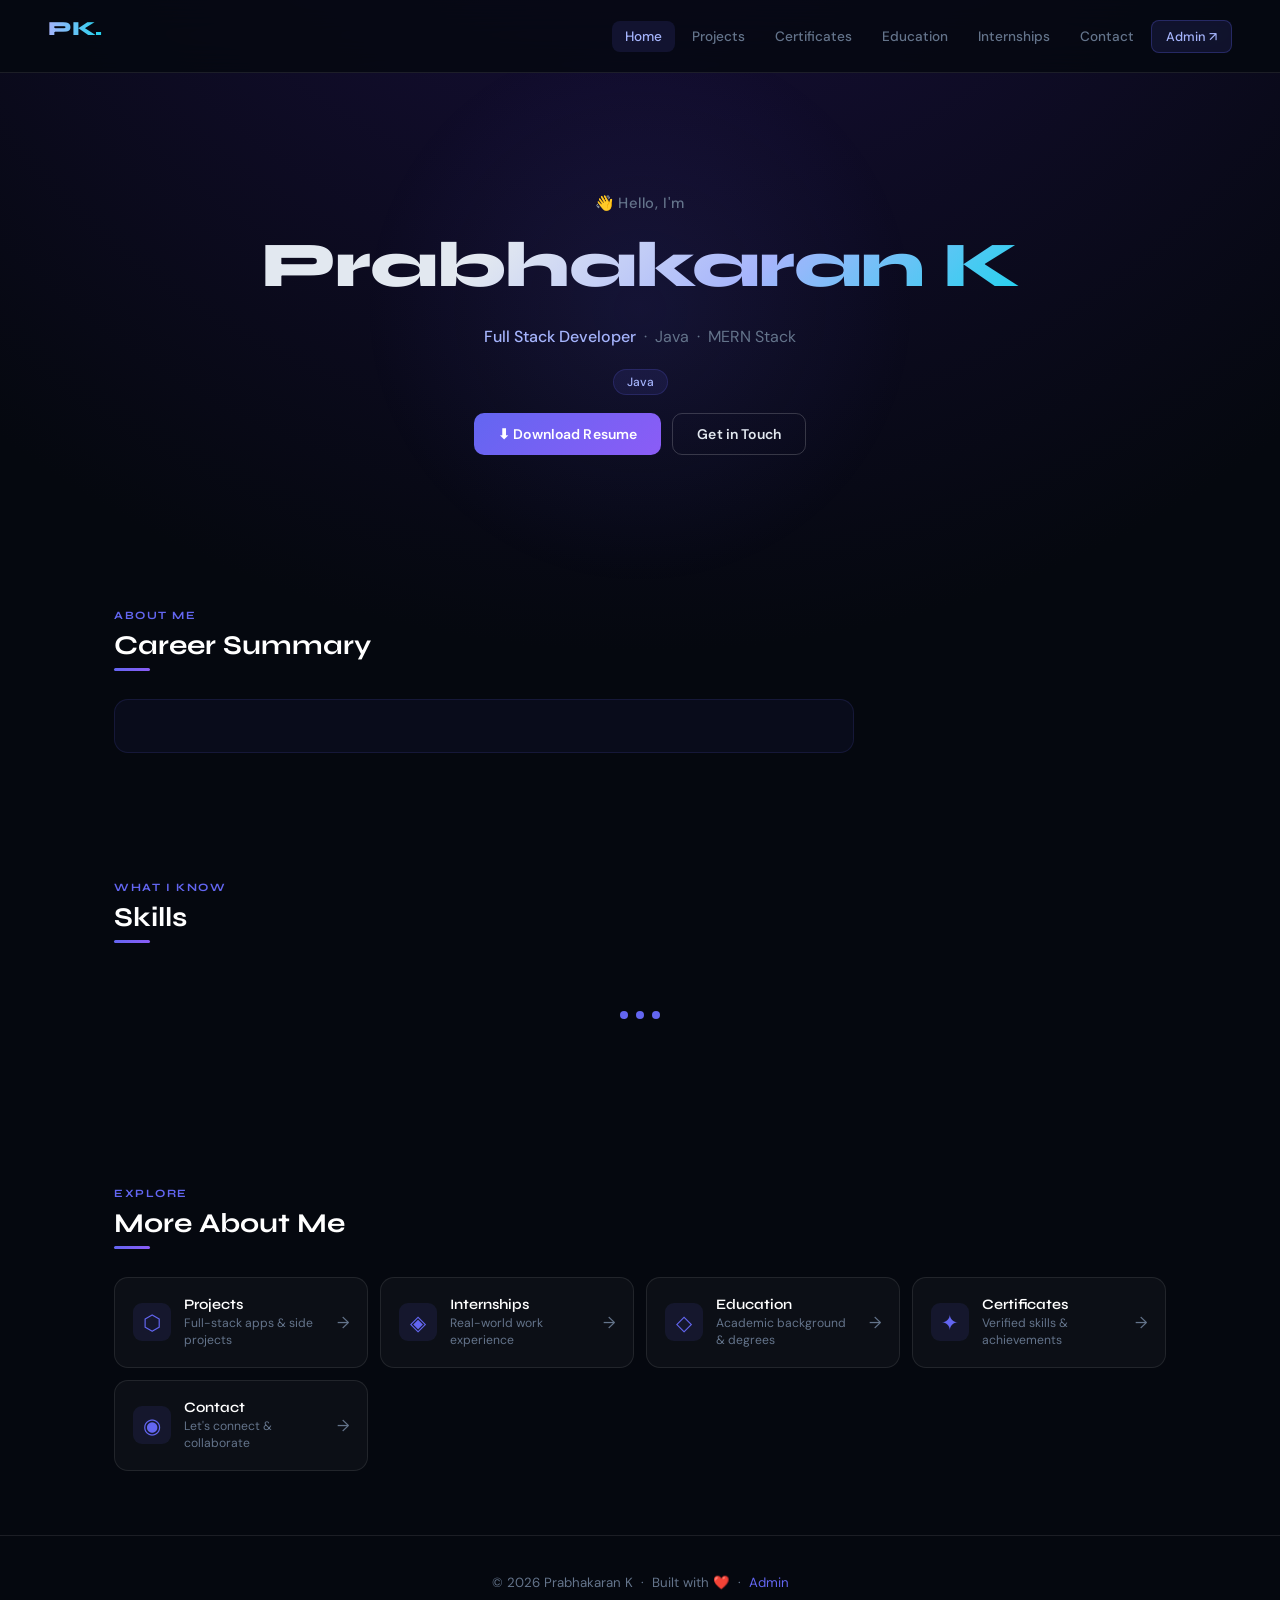
<file: index.html>
<!DOCTYPE html>
<html lang="en">
<head>
  <meta charset="UTF-8">
  <meta name="viewport" content="width=device-width, initial-scale=1.0">
  <title>Prabhakaran K — Portfolio</title>
  <link rel="stylesheet" href="css/base.css">
  <link rel="stylesheet" href="css/layout.css">
  <link rel="stylesheet" href="css/components.css">
</head>
<body>

<nav>
  <h2>PK.</h2>
  <button class="nav-toggle" onclick="toggleNav()" aria-label="Toggle navigation">☰</button>
  <div class="nav-links" id="navLinks">
    <a href="index.html" class="active">Home</a>
    <a href="projects.html">Projects</a>
    <a href="certificates.html">Certificates</a>
    <a href="education.html">Education</a>
    <a href="internships.html">Internships</a>
    <a href="contact.html">Contact</a>
    <a href="admin-login.html" class="nav-admin-btn">Admin ↗</a>
  </div>
</nav>

<!-- HERO -->
<header class="fade-in">
  <div class="hero-eyebrow">👋 Hello, I'm</div>
  <h1>Prabhakaran K</h1>
  <p class="hero-role" style="color:var(--muted);font-size:1rem;">
    <span style="color:#a5b4fc;font-weight:500;">Full Stack Developer</span>
    &nbsp;·&nbsp; Java &nbsp;·&nbsp; MERN Stack
  </p>
  <div class="hero-tags">
    <span class="hero-tag">Java</span>
  </div>
  <div class="hero-btns">
    <button class="btn" onclick="downloadResume()">⬇ Download Resume</button>
    <button class="btn btn-outline-hero" onclick="location.href='contact.html'">Get in Touch</button>
  </div>
</header>

<!-- CAREER SUMMARY -->
<section>
  <div class="section-label">About Me</div>
  <h2 class="section-title">Career Summary</h2>
  <div id="career" class="career-summary-box"></div>
</section>

<!-- SKILLS -->
<section>
  <div class="section-label">What I Know</div>
  <h2 class="section-title">Skills</h2>
  <div id="skills" class="skills-grid stagger"></div>
</section>

<!-- EXPLORE -->
<section>
  <div class="section-label">Explore</div>
  <h2 class="section-title">More About Me</h2>
  <div class="explore-grid stagger">
    <div class="explore-card" onclick="location.href='projects.html'">
      <div class="explore-icon">⬡</div>
      <div><h3>Projects</h3><p>Full-stack apps & side projects</p></div>
      <span class="explore-arrow">→</span>
    </div>
    <div class="explore-card" onclick="location.href='internships.html'">
      <div class="explore-icon">◈</div>
      <div><h3>Internships</h3><p>Real-world work experience</p></div>
      <span class="explore-arrow">→</span>
    </div>
    <div class="explore-card" onclick="location.href='education.html'">
      <div class="explore-icon">◇</div>
      <div><h3>Education</h3><p>Academic background & degrees</p></div>
      <span class="explore-arrow">→</span>
    </div>
    <div class="explore-card" onclick="location.href='certificates.html'">
      <div class="explore-icon">✦</div>
      <div><h3>Certificates</h3><p>Verified skills & achievements</p></div>
      <span class="explore-arrow">→</span>
    </div>
    <div class="explore-card" onclick="location.href='contact.html'">
      <div class="explore-icon">◉</div>
      <div><h3>Contact</h3><p>Let's connect & collaborate</p></div>
      <span class="explore-arrow">→</span>
    </div>
  </div>
</section>

<!-- RESUME VIEWER — auto-shown if resume uploaded -->
<section id="resumeViewerSection" style="display:none;">
  <div class="section-label">My Resume</div>
  <h2 class="section-title">Resume</h2>
  <div class="resume-viewer-wrap">
    <div class="resume-viewer-toolbar">
      <span class="resume-viewer-label">📄 Prabhakaran K — Resume</span>
      <a href="http://localhost:5000/resume/download" class="btn resume-dl-btn" download>⬇ Download</a>
    </div>
    <iframe id="resumeFrame" src="" class="resume-iframe" title="Resume Viewer"></iframe>
  </div>
</section>

<footer>
  <p>© 2026 Prabhakaran K &nbsp;·&nbsp; Built with ❤️ &nbsp;·&nbsp;
    <a href="admin-login.html">Admin</a>
  </p>
</footer>

<script src="config.js"></script>
<script src="script.js"></script>
</body>
</html>
</file>
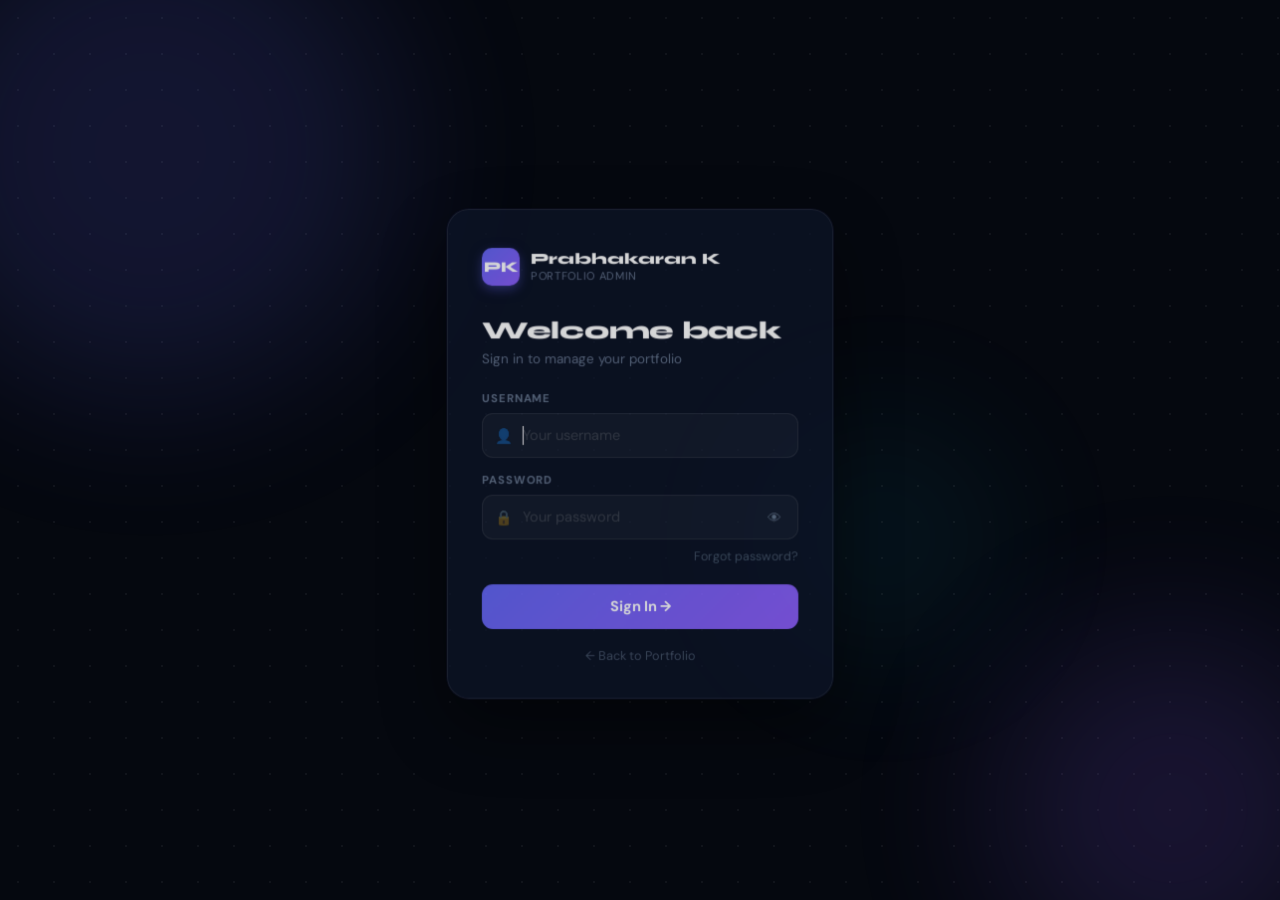
<file: admin-dashboard.html>
<!DOCTYPE html>
<html lang="en">
<head>
  <meta charset="UTF-8">
  <meta name="viewport" content="width=device-width, initial-scale=1.0">
  <title>Admin Dashboard — PK.</title>
  <link rel="preconnect" href="https://fonts.googleapis.com">
  <link href="https://fonts.googleapis.com/css2?family=Space+Mono:wght@400;700&family=DM+Sans:wght@300;400;500;600;700&display=swap" rel="stylesheet">
  <link rel="stylesheet" href="css/base.css">
  <link rel="stylesheet" href="css/admin.css">
</head>
<body>

<!-- TOAST -->
<div id="toast" class="toast"></div>

<!-- SIDEBAR OVERLAY (mobile) -->
<div class="sidebar-overlay" id="sidebarOverlay" onclick="closeSidebar()"></div>

<!-- IMAGE MODAL -->
<div id="imageModal" class="modal-overlay" style="display:none;" onclick="this.style.display='none'">
  <div class="modal-box img-modal-box" onclick="event.stopPropagation()">
    <button class="modal-close" onclick="document.getElementById('imageModal').style.display='none'">✕</button>
    <img id="modalImg" src="" alt="Preview" style="width:100%;border-radius:10px;margin-top:8px;">
  </div>
</div>

<!-- CONFIRM MODAL -->
<div id="confirmModal" class="modal-overlay" style="display:none;">
  <div class="modal-box confirm-box">
    <div class="confirm-icon">⚠️</div>
    <h3 id="confirmTitle">Are you sure?</h3>
    <p id="confirmMsg">This action cannot be undone.</p>
    <div class="confirm-actions">
      <button class="btn btn-ghost" onclick="document.getElementById('confirmModal').style.display='none'">Cancel</button>
      <button class="btn btn-danger" id="confirmOkBtn">Delete</button>
    </div>
  </div>
</div>

<div class="dashboard">

  <!-- SIDEBAR -->
  <aside class="sidebar" id="sidebar">
    <div class="sidebar-brand">
      <div class="brand-dot"></div>
      <span>Admin Panel</span>
      <button class="sidebar-close" onclick="closeSidebar()">✕</button>
    </div>

    <nav class="sidebar-nav">
      <a class="nav-item active" onclick="showSection('projects')"><span class="nav-icon">⬡</span>Projects</a>
      <a class="nav-item" onclick="showSection('resume')"><span class="nav-icon">⬡</span>Resume</a>
      <a class="nav-item" onclick="showSection('skills')"><span class="nav-icon">⬡</span>Skills</a>
      <a class="nav-item" onclick="showSection('certificates')"><span class="nav-icon">⬡</span>Certificates</a>
      <a class="nav-item" onclick="showSection('internships')"><span class="nav-icon">⬡</span>Internships</a>
      <a class="nav-item" onclick="showSection('education')"><span class="nav-icon">⬡</span>Education</a>
      <a class="nav-item" onclick="showSection('career')"><span class="nav-icon">⬡</span>Career</a>
      <a class="nav-item" onclick="showSection('social')"><span class="nav-icon">⬡</span>Social</a>
      <a class="nav-item" onclick="showSection('credentials')"><span class="nav-icon">🔐</span>Credentials</a>
    </nav>

    <div class="sidebar-footer">
      <a href="index.html" class="view-site-btn" target="_blank">↗ View Site</a>
      <button class="btn-logout" onclick="logout()">Sign Out</button>
    </div>
  </aside>

  <!-- MAIN -->
  <div class="main-wrap">

    <!-- TOPBAR -->
    <header class="topbar">
      <div class="topbar-left">
        <button class="hamburger" onclick="openSidebar()" aria-label="Open menu">☰</button>
        <div>
          <div class="topbar-title" id="pageTitle">Projects</div>
          <div class="topbar-sub">Manage your portfolio</div>
        </div>
      </div>
      <div class="topbar-right">
        <div class="status-pill"><div class="status-dot"></div>Live</div>
      </div>
    </header>

    <!-- CONTENT -->
    <main class="content">

      <!-- ══ PROJECTS ══ -->
      <section class="panel active" id="section-projects">
        <div class="panel-header"><h2>Add New Project</h2></div>
        <div class="form-grid">
          <div class="field"><label>Project Title</label><input id="title" placeholder="e.g. Portfolio System"></div>
          <div class="field"><label>Tech Stack <span class="opt">(comma separated)</span></label><input id="tech" placeholder="Node.js, React, MongoDB"></div>
          <div class="field full"><label>Description</label><textarea id="description" rows="3" placeholder="Brief description of the project…"></textarea></div>
          <div class="field"><label>GitHub URL</label><input id="github" placeholder="https://github.com/…"></div>
          <div class="field"><label>Live Demo URL</label><input id="live" placeholder="https://…"></div>
        </div>
        <button class="btn" onclick="addProject()">＋ Add Project</button>
        <div class="divider"></div>
        <h3 class="list-heading">All Projects <span id="projectCount" class="count-badge">0</span></h3>
        <div id="projectList" class="list-grid"></div>
      </section>

      <!-- ══ RESUME ══ -->
      <section class="panel" id="section-resume">
        <div class="panel-header"><h2>Resume Manager</h2></div>

        <div class="resume-status-row">
          <span id="resumeStatus" class="resume-status-txt">Checking…</span>
        </div>

        <div class="resume-upload-zone" id="resumeDropZone">
          <div class="upload-zone-icon">📄</div>
          <p>Drag & drop your PDF here</p>
          <small>or click to browse · max 10 MB</small>
          <input type="file" id="resumeFile" accept=".pdf"
            style="position:absolute;inset:0;opacity:0;cursor:pointer;">
        </div>
        <div id="resumeFileName" class="resume-fname"></div>

        <div class="btn-row">
          <button class="btn" onclick="uploadResume()">⬆ Upload</button>
        </div>

        <div id="resumeActions" class="btn-row" style="display:none;margin-top:10px;">
          <button class="btn btn-outline" onclick="viewResume()">👁 View</button>
          <button class="btn btn-outline" onclick="downloadResume()">⬇ Download</button>
          <button class="btn btn-danger"  onclick="deleteResume()">🗑 Delete</button>
        </div>

        <p class="field-hint" style="margin-top:14px;">Stored securely in MongoDB — no local files needed.</p>
      </section>

      <!-- ══ SKILLS ══ -->
      <section class="panel" id="section-skills">
        <div class="panel-header"><h2>Add Skill</h2></div>
        <div class="form-grid">
          <div class="field"><label>Skill Name</label><input id="skillName" placeholder="e.g. Node.js"></div>
          <div class="field"><label>Proficiency (0–100)</label><input id="skillLevel" type="number" min="0" max="100" placeholder="85"></div>
        </div>
        <button class="btn" onclick="addSkill()">＋ Add Skill</button>
        <div class="divider"></div>
        <h3 class="list-heading">All Skills <span id="skillCount" class="count-badge">0</span></h3>
        <div id="skillList" class="skill-list"></div>
      </section>

      <!-- ══ CERTIFICATES ══ -->
      <section class="panel" id="section-certificates">
        <div class="panel-header"><h2>Add Certificate</h2></div>
        <div class="form-grid">
          <div class="field"><label>Certificate Title</label><input id="certTitle" placeholder="e.g. AWS Cloud Practitioner"></div>
          <div class="field"><label>Issuer</label><input id="certIssuer" placeholder="e.g. Amazon Web Services"></div>
          <div class="field full"><label>Certificate Link <span class="opt">(optional)</span></label><input id="certLink" placeholder="https://…"></div>
        </div>
        <p class="field-hint">💡 Add the certificate first, then upload its image from the list below.</p>
        <button class="btn" onclick="addCertificate()">＋ Add Certificate</button>
        <div class="divider"></div>
        <h3 class="list-heading">All Certificates <span id="certCount" class="count-badge">0</span></h3>
        <div id="certificateList" class="list-grid"></div>
      </section>

      <!-- ══ INTERNSHIPS ══ -->
      <section class="panel" id="section-internships">
        <div class="panel-header"><h2>Add Internship</h2></div>
        <div class="form-grid">
          <div class="field"><label>Company</label><input id="internCompany" placeholder="e.g. Google"></div>
          <div class="field"><label>Role</label><input id="internRole" placeholder="e.g. Backend Developer Intern"></div>
          <div class="field"><label>Duration</label><input id="internDuration" placeholder="e.g. Jun 2024 – Aug 2024"></div>
          <div class="field full"><label>Description</label><textarea id="internDesc" rows="3" placeholder="What did you do?"></textarea></div>
        </div>
        <p class="field-hint">💡 Add the internship first, then upload its certificate image from the list below.</p>
        <button class="btn" onclick="addInternship()">＋ Add Internship</button>
        <div class="divider"></div>
        <h3 class="list-heading">All Internships <span id="internCount" class="count-badge">0</span></h3>
        <div id="internshipList" class="list-grid"></div>
      </section>

      <!-- ══ EDUCATION ══ -->
      <section class="panel" id="section-education">
        <div class="panel-header"><h2>Add Education</h2></div>
        <div class="form-grid">
          <div class="field"><label>Institution</label><input id="eduInstitution" placeholder="e.g. Anna University"></div>
          <div class="field"><label>Degree</label><input id="eduDegree" placeholder="e.g. B.E. Computer Science"></div>
          <div class="field"><label>Year</label><input id="eduYear" placeholder="e.g. 2021 – 2025"></div>
          <div class="field">
            <label>Grade Type</label>
            <select id="eduGradeType" onchange="updateGradePlaceholder()">
              <option value="percentage">Percentage (%)</option>
              <option value="cgpa">CGPA</option>
            </select>
          </div>
          <div class="field">
            <label>Grade Value <span class="opt">(optional)</span></label>
            <input id="eduGradeValue" placeholder="e.g. 85  (without % sign)">
          </div>
        </div>
        <button class="btn" onclick="addEducation()">＋ Add Education</button>
        <div class="divider"></div>
        <h3 class="list-heading">All Education <span id="eduCount" class="count-badge">0</span></h3>
        <div id="educationList" class="list-grid"></div>
      </section>

      <!-- ══ CAREER ══ -->
      <section class="panel" id="section-career">
        <div class="panel-header"><h2>Career Summary</h2></div>
        <div class="field">
          <label>Summary</label>
          <textarea id="careerSummary" rows="7" placeholder="Write your professional career summary here…"></textarea>
        </div>
        <div class="char-count"><span id="charCount">0</span> characters</div>
        <button class="btn" onclick="saveCareer()">💾 Save Summary</button>
      </section>

      <!-- ══ SOCIAL ══ -->
      <section class="panel" id="section-social">
        <div class="panel-header"><h2>Social Links</h2></div>
        <div class="form-grid">
          <div class="field"><label>🔗 LinkedIn URL</label><input id="linkedin" placeholder="https://linkedin.com/in/…"></div>
          <div class="field"><label>🐙 GitHub URL</label><input id="githubLink" placeholder="https://github.com/…"></div>
          <div class="field full"><label>✉️ Email</label><input id="email" placeholder="you@example.com"></div>
        </div>
        <button class="btn" onclick="saveSocial()">💾 Save Links</button>
      </section>

      <!-- ══ CREDENTIALS ══ -->
      <section class="panel" id="section-credentials">
        <div class="panel-header"><h2>Credential Management</h2></div>

        <div class="cred-block">
          <h3 class="cred-block-title">🔑 Change Username / Password</h3>
          <p class="cred-block-desc">Verify with your current password before making changes.</p>
          <div class="form-grid">
            <div class="field full"><label>Current Password</label><input type="password" id="currentPassword" placeholder="Your current password"></div>
            <div class="field"><label>New Username <span class="opt">(optional)</span></label><input type="text" id="newUsername" placeholder="Leave blank to keep current"></div>
            <div class="field"><label>New Password <span class="opt">(optional)</span></label><input type="password" id="newPassword" placeholder="Min 6 characters"></div>
            <div class="field"><label>Confirm New Password</label><input type="password" id="confirmNewPassword" placeholder="Repeat new password"></div>
          </div>
          <button class="btn" onclick="changeCredentials()">🔄 Update Credentials</button>
        </div>

        <div class="divider"></div>

        <div class="cred-block">
          <h3 class="cred-block-title">🗝 Update Credential Key</h3>
          <p class="cred-block-desc">The credential key lets you reset your password from the login page if you're ever locked out. Keep it somewhere safe.</p>
          <div class="form-grid">
            <div class="field"><label>Current Password</label><input type="password" id="keyCurrentPassword" placeholder="Verify with password"></div>
            <div class="field"><label>New Credential Key</label><input type="text" id="newCredentialKey" placeholder="Min 6 characters"></div>
          </div>
          <button class="btn" onclick="updateCredentialKey()">🔐 Update Key</button>
        </div>

        <div class="divider"></div>
        <div class="cred-warning">
          ⚠️ <strong>Important:</strong> If you forget both your password <em>and</em> your credential key, access cannot be recovered. Always keep your credential key backed up.
        </div>
      </section>

    </main>
  </div><!-- end .main-wrap -->
</div><!-- end .dashboard -->

<script src="config.js"></script>
<<script src="admin.js"></script>
<script>
const TITLES = {
  projects:"Projects", resume:"Resume", skills:"Skills",
  certificates:"Certificates", internships:"Internships",
  education:"Education", career:"Career Summary",
  social:"Social Links", credentials:"Credentials"
};

function showSection(id) {
  document.querySelectorAll(".panel").forEach(p => p.classList.remove("active"));
  document.querySelectorAll(".nav-item").forEach(a => a.classList.remove("active"));
  document.getElementById("section-"+id).classList.add("active");
  document.getElementById("pageTitle").textContent = TITLES[id] || id;
  document.querySelectorAll(".nav-item").forEach(a => {
    if ((a.getAttribute("onclick")||"").includes("'"+id+"'")) a.classList.add("active");
  });
  closeSidebar();
}

function openSidebar() {
  document.getElementById("sidebar").classList.add("open");
  document.getElementById("sidebarOverlay").classList.add("show");
  document.body.style.overflow = "hidden";
}

function closeSidebar() {
  document.getElementById("sidebar").classList.remove("open");
  document.getElementById("sidebarOverlay").classList.remove("show");
  document.body.style.overflow = "";
}

function logout() {
  localStorage.removeItem("token");
  window.location.href = "admin-login.html";
}
</script>
</body>
</html>
</file>
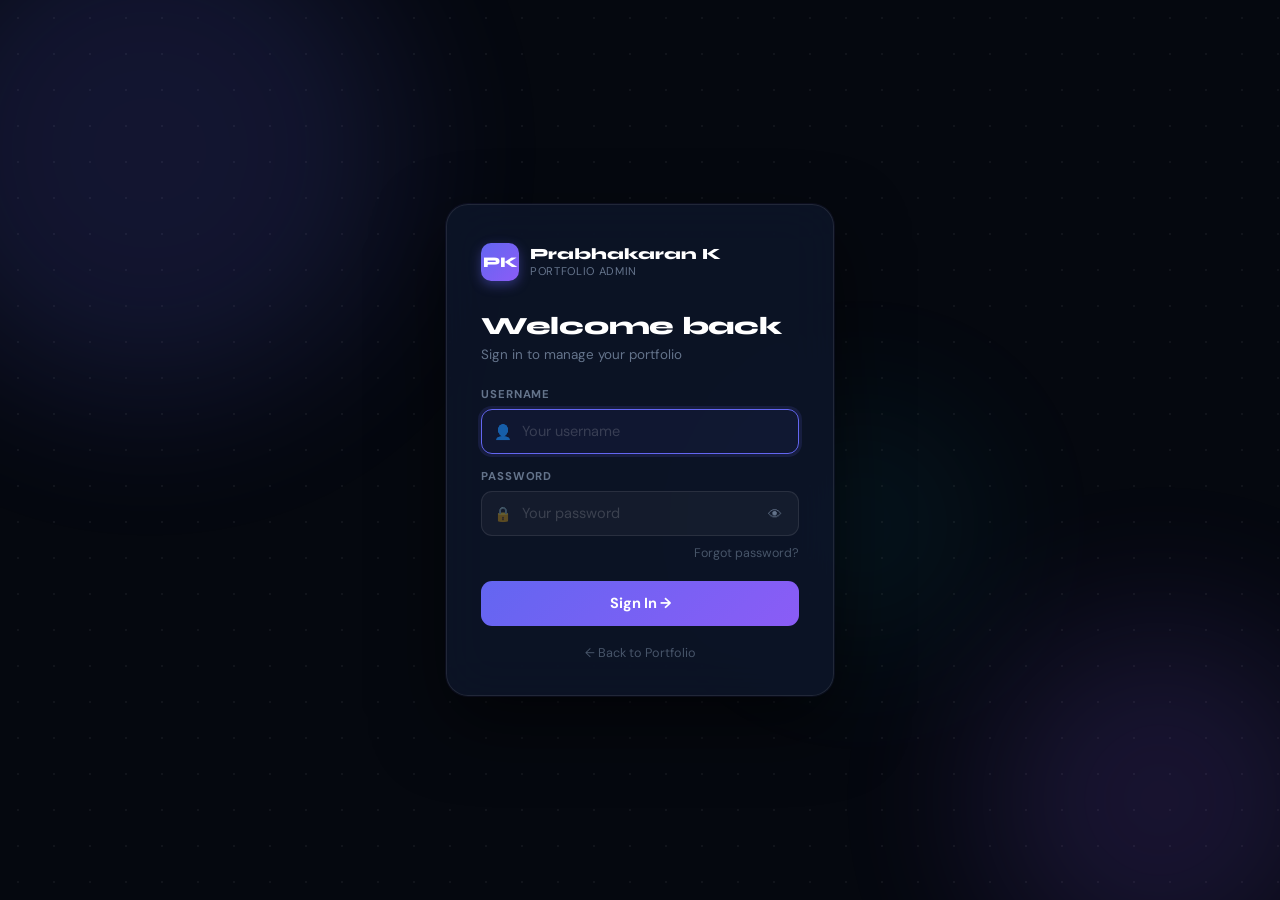
<file: admin-login.html>
<!DOCTYPE html>
<html lang="en">
<head>
  <meta charset="UTF-8">
  <meta name="viewport" content="width=device-width, initial-scale=1.0">
  <title>Admin Login — PK.</title>
  <link rel="preconnect" href="https://fonts.googleapis.com">
  <link href="https://fonts.googleapis.com/css2?family=Syne:wght@700;800&family=DM+Sans:wght@400;500;600&display=swap" rel="stylesheet">
  <style>
    *, *::before, *::after { margin:0; padding:0; box-sizing:border-box; }
    body {
      font-family: 'DM Sans', sans-serif;
      min-height: 100vh;
      background: #05080f;
      color: #e2e8f0;
      display: flex;
      align-items: center;
      justify-content: center;
      overflow: hidden;
    }
    .bg { position:fixed; inset:0; pointer-events:none; overflow:hidden; }
    .blob { position:absolute; border-radius:50%; filter:blur(80px); opacity:0.15; animation: drift 14s ease-in-out infinite alternate; }
    .b1 { width:500px;height:500px;background:#6366f1;top:-100px;left:-100px; }
    .b2 { width:360px;height:360px;background:#8b5cf6;bottom:-80px;right:-60px;animation-delay:-5s;animation-duration:11s; }
    .b3 { width:240px;height:240px;background:#22d3ee;top:45%;left:58%;opacity:0.07;animation-delay:-9s; }
    @keyframes drift { from{transform:translate(0,0)} to{transform:translate(28px,18px)} }
    .bg-grid { position:absolute;inset:0; background: radial-gradient(circle,rgba(255,255,255,0.05) 1px,transparent 1px); background-size:36px 36px; }
    .wrap { position:relative;z-index:10;width:100%;max-width:420px;padding:16px;animation: cardIn 0.65s cubic-bezier(0.22,1,0.36,1) both; }
    @keyframes cardIn { from{opacity:0;transform:translateY(24px) scale(0.97)} to{opacity:1;transform:none} }
    .card { background:rgba(13,21,40,0.88);border:1px solid rgba(255,255,255,0.09);border-radius:22px;padding:38px 34px 34px;backdrop-filter:blur(24px);box-shadow:0 0 0 1px rgba(99,102,241,0.07),0 28px 70px rgba(0,0,0,0.55); }
    .brand { display:flex;align-items:center;gap:11px;margin-bottom:30px; }
    .mark { width:38px;height:38px;border-radius:10px;flex-shrink:0;background:linear-gradient(135deg,#6366f1,#8b5cf6);display:flex;align-items:center;justify-content:center;font-family:'Syne',sans-serif;font-weight:800;font-size:0.92rem;color:#fff;box-shadow:0 4px 12px rgba(99,102,241,0.4); }
    .brand-name { font-family:'Syne',sans-serif;font-size:0.98rem;font-weight:800;color:#fff;line-height:1; }
    .brand-sub  { font-size:0.7rem;color:#64748b;text-transform:uppercase;letter-spacing:0.06em;margin-top:2px; }
    .title    { font-family:'Syne',sans-serif;font-size:1.55rem;font-weight:800;color:#fff;margin-bottom:5px;letter-spacing:-0.3px; }
    .subtitle { font-size:0.84rem;color:#64748b;margin-bottom:24px; }
    .msg { font-size:0.79rem;font-weight:600;padding:10px 13px;border-radius:9px;margin-bottom:14px;display:none; }
    .msg.show   { display:block;animation:shake 0.3s ease; }
    .msg.error  { color:#f87171;background:rgba(239,68,68,0.09);border:1px solid rgba(239,68,68,0.22); }
    .msg.ok     { color:#4ade80;background:rgba(74,222,128,0.09);border:1px solid rgba(74,222,128,0.22); }
    @keyframes shake { 0%,100%{transform:translateX(0)} 25%{transform:translateX(-5px)} 75%{transform:translateX(5px)} }
    .field { margin-bottom:15px; }
    .field label { display:block;font-size:0.71rem;font-weight:700;text-transform:uppercase;letter-spacing:0.08em;color:#64748b;margin-bottom:7px; }
    .inp-wrap { position:relative; }
    .inp-icon { position:absolute;left:13px;top:50%;transform:translateY(-50%);font-size:0.9rem;pointer-events:none;opacity:0.35;transition:opacity 0.2s; }
    .inp-wrap:focus-within .inp-icon { opacity:0.75; }
    input { width:100%;padding:12px 42px 12px 40px;border-radius:11px;border:1px solid rgba(255,255,255,0.09);background:rgba(255,255,255,0.04);color:#fff;font-family:'DM Sans',sans-serif;font-size:0.91rem;outline:none;transition:border-color 0.2s,background 0.2s,box-shadow 0.2s; }
    input:focus { border-color:#6366f1;background:rgba(99,102,241,0.06);box-shadow:0 0 0 3px rgba(99,102,241,0.13); }
    input::placeholder { color:rgba(255,255,255,0.17); }
    .pw-btn { position:absolute;right:12px;top:50%;transform:translateY(-50%);background:none;border:none;color:#64748b;cursor:pointer;font-size:0.88rem;padding:4px 5px;line-height:1;transition:color 0.2s;border-radius:5px; }
    .pw-btn:hover { color:#a5b4fc; }
    .forgot { display:block;text-align:right;font-size:0.78rem;color:#475569;cursor:pointer;margin-top:-6px;margin-bottom:16px;transition:color 0.2s;background:none;border:none;font-family:'DM Sans',sans-serif;width:100%; }
    .forgot:hover { color:#a5b4fc; }
    .submit-btn { width:100%;padding:13px;border:none;border-radius:11px;cursor:pointer;font-family:'DM Sans',sans-serif;font-size:0.91rem;font-weight:700;color:#fff;background:linear-gradient(135deg,#6366f1,#8b5cf6);transition:all 0.2s;overflow:hidden;margin-top:4px; }
    .submit-btn:hover:not(:disabled) { transform:translateY(-2px);box-shadow:0 10px 28px rgba(99,102,241,0.42); }
    .submit-btn:disabled { opacity:0.65;cursor:not-allowed;transform:none; }
    .btn-inner { display:flex;align-items:center;justify-content:center;gap:8px; }
    .spinner { display:none;width:16px;height:16px;border:2px solid rgba(255,255,255,0.3);border-top-color:#fff;border-radius:50%;animation:spin 0.7s linear infinite;flex-shrink:0; }
    @keyframes spin { to{transform:rotate(360deg)} }
    .view { display:none; }
    .view.active { display:block; }
    .bottom-row { text-align:center;margin-top:20px;font-size:0.8rem;color:#475569; }
    .switch-btn { background:none;border:none;color:#6366f1;font-size:0.8rem;font-weight:600;cursor:pointer;font-family:'DM Sans',sans-serif;padding:0;transition:color 0.2s; }
    .switch-btn:hover { color:#a5b4fc; }
    .back-link { display:block;text-align:center;margin-top:18px;font-size:0.79rem;color:#475569;text-decoration:none;transition:color 0.2s; }
    .back-link:hover { color:#a5b4fc; }
  </style>
</head>
<body>
<div class="bg">
  <div class="bg-grid"></div>
  <div class="blob b1"></div><div class="blob b2"></div><div class="blob b3"></div>
</div>

<div class="wrap">
  <div class="card">
    <div class="brand">
      <div class="mark">PK</div>
      <div><div class="brand-name">Prabhakaran K</div><div class="brand-sub">Portfolio Admin</div></div>
    </div>

    <!-- LOGIN -->
    <div class="view active" id="viewLogin">
      <h2 class="title">Welcome back</h2>
      <p class="subtitle">Sign in to manage your portfolio</p>
      <div class="msg error" id="loginErr"></div>
      <div class="field">
        <label>Username</label>
        <div class="inp-wrap">
          <span class="inp-icon">👤</span>
          <input type="text" id="loginUser" placeholder="Your username" autocomplete="username"
            onkeydown="if(event.key==='Enter')document.getElementById('loginPass').focus()">
        </div>
      </div>
      <div class="field">
        <label>Password</label>
        <div class="inp-wrap">
          <span class="inp-icon">🔒</span>
          <input type="password" id="loginPass" placeholder="Your password" autocomplete="current-password"
            onkeydown="if(event.key==='Enter')doLogin()">
          <button class="pw-btn" type="button" id="toggleLogin" onclick="togglePw('loginPass','toggleLogin')">👁</button>
        </div>
      </div>
      <button class="forgot" type="button" onclick="switchTo('viewReset')">Forgot password?</button>
      <button class="submit-btn" id="loginBtn" type="button" onclick="doLogin()">
        <div class="btn-inner"><span id="loginTxt">Sign In →</span><div class="spinner" id="loginSpin"></div></div>
      </button>
      <a href="index.html" class="back-link">← Back to Portfolio</a>
    </div>

    <!-- RESET -->
    <div class="view" id="viewReset">
      <h2 class="title">Reset Password</h2>
      <p class="subtitle">Enter your credential key to set a new password</p>
      <div class="msg error" id="resetErr"></div>
      <div class="msg ok"    id="resetOk"></div>
      <div class="field">
        <label>Credential Key</label>
        <div class="inp-wrap">
          <span class="inp-icon">🗝</span>
          <input type="text" id="resetKey" placeholder="Your secret credential key">
        </div>
      </div>
      <div class="field">
        <label>New Username <span style="font-size:0.65rem;text-transform:none;letter-spacing:0;color:#475569">(optional)</span></label>
        <div class="inp-wrap">
          <span class="inp-icon">👤</span>
          <input type="text" id="resetUser" placeholder="Leave blank to keep current">
        </div>
      </div>
      <div class="field">
        <label>New Password</label>
        <div class="inp-wrap">
          <span class="inp-icon">🔒</span>
          <input type="password" id="resetPass" placeholder="Min 6 characters" onkeydown="if(event.key==='Enter')doReset()">
          <button class="pw-btn" type="button" id="toggleReset" onclick="togglePw('resetPass','toggleReset')">👁</button>
        </div>
      </div>
      <div class="field">
        <label>Confirm New Password</label>
        <div class="inp-wrap">
          <span class="inp-icon">🔒</span>
          <input type="password" id="resetConfirm" placeholder="Repeat new password" onkeydown="if(event.key==='Enter')doReset()">
        </div>
      </div>
      <button class="submit-btn" id="resetBtn" type="button" onclick="doReset()">
        <div class="btn-inner"><span id="resetTxt">Reset Password →</span><div class="spinner" id="resetSpin"></div></div>
      </button>
      <div class="bottom-row">Remembered it? <button class="switch-btn" onclick="switchTo('viewLogin')">Back to Login</button></div>
    </div>
  </div>
</div>

<script src="config.js"></script>
<script>
const API = window.API_BASE || "http://localhost:5000";

function switchTo(id) {
  document.querySelectorAll(".view").forEach(v => v.classList.remove("active"));
  document.getElementById(id).classList.add("active");
  document.querySelectorAll(".msg").forEach(m => { m.classList.remove("show"); });
}

function togglePw(inputId, btnId) {
  const inp = document.getElementById(inputId);
  const btn = document.getElementById(btnId);
  if (!inp || !btn) return;
  inp.type = inp.type === "password" ? "text" : "password";
  btn.textContent = inp.type === "password" ? "👁" : "🙈";
}

function showMsg(elId, text, type) {
  const el = document.getElementById(elId);
  if (!el) return;
  el.textContent = text;
  el.className = "msg " + type;
  void el.offsetWidth;   // force reflow → shake replays
  el.classList.add("show");
}

function setBusy(btnId, txtId, spinId, busy) {
  const btn = document.getElementById(btnId);
  const txt = document.getElementById(txtId);
  const sp  = document.getElementById(spinId);
  if (btn) btn.disabled = busy;
  if (txt) txt.style.display = busy ? "none" : "inline";
  if (sp)  sp.style.display  = busy ? "block" : "none";
}

function doLogin() {
  const username = (document.getElementById("loginUser").value || "").trim();
  const password = document.getElementById("loginPass").value || "";

  document.getElementById("loginErr").classList.remove("show");

  if (!username || !password) {
    showMsg("loginErr", "⚠ Please fill in all fields", "error");
    return;
  }

  setBusy("loginBtn","loginTxt","loginSpin", true);

  fetch(API + "/auth/login", {
    method: "POST",
    headers: { "Content-Type": "application/json" },
    body: JSON.stringify({ username, password })
  })
  .then(function(res) { return res.json(); })
  .then(function(data) {
    if (data.token) {
      localStorage.setItem("token", data.token);
      if (data.expiresAt) localStorage.setItem("tokenExpiresAt", data.expiresAt);
      window.location.href = "admin-dashboard.html";
    } else {
      showMsg("loginErr", "⚠ " + (data.message || "Invalid credentials"), "error");
    }
  })
  .catch(function() {
    showMsg("loginErr", "⚠ Cannot reach server. Make sure backend is running on port 5000.", "error");
  })
  .finally(function() {
    setBusy("loginBtn","loginTxt","loginSpin", false);
  });
}

function doReset() {
  const key     = (document.getElementById("resetKey").value  || "").trim();
  const user    = (document.getElementById("resetUser").value || "").trim();
  const pass    = document.getElementById("resetPass").value    || "";
  const confirm = document.getElementById("resetConfirm").value || "";

  document.getElementById("resetErr").classList.remove("show");
  document.getElementById("resetOk").classList.remove("show");

  if (!key)              { showMsg("resetErr", "⚠ Credential key is required",        "error"); return; }
  if (!pass)             { showMsg("resetErr", "⚠ New password is required",           "error"); return; }
  if (pass.length < 6)   { showMsg("resetErr", "⚠ Password must be at least 6 chars", "error"); return; }
  if (pass !== confirm)  { showMsg("resetErr", "⚠ Passwords do not match",             "error"); return; }

  setBusy("resetBtn","resetTxt","resetSpin", true);

  fetch(API + "/auth/reset-with-key", {
    method: "POST",
    headers: { "Content-Type": "application/json" },
    body: JSON.stringify({ credentialKey: key, newUsername: user, newPassword: pass })
  })
  .then(function(res) { return res.json(); })
  .then(function(data) {
    if (data.message && data.message.toLowerCase().includes("successfully")) {
      showMsg("resetOk", "✅ Password reset! Redirecting to login...", "ok");
      ["resetKey","resetUser","resetPass","resetConfirm"].forEach(function(id) {
        document.getElementById(id).value = "";
      });
      setTimeout(function() { switchTo("viewLogin"); }, 2000);
    } else {
      showMsg("resetErr", "⚠ " + (data.message || "Reset failed. Check your credential key."), "error");
    }
  })
  .catch(function() {
    showMsg("resetErr", "⚠ Cannot reach server.", "error");
  })
  .finally(function() {
    setBusy("resetBtn","resetTxt","resetSpin", false);
  });
}

window.onload = function() {
  var token = localStorage.getItem("token");
  if (token) {
    // Verify token is still valid before redirecting
    fetch(API + "/auth/verify", {
      method: "POST",
      headers: { "Authorization": "Bearer " + token }
    })
    .then(function(res) { return res.json(); })
    .then(function(data) {
      if (data.valid) {
        window.location.href = "admin-dashboard.html";
      } else {
        // Token expired or invalid — clear it and show login
        localStorage.removeItem("token");
      }
    })
    .catch(function() {
      // Server unreachable — clear token, show login form
      localStorage.removeItem("token");
    });
    return;
  }
  var el = document.getElementById("loginUser");
  if (el) el.focus();
};
</script>
</body>
</html>
</file>
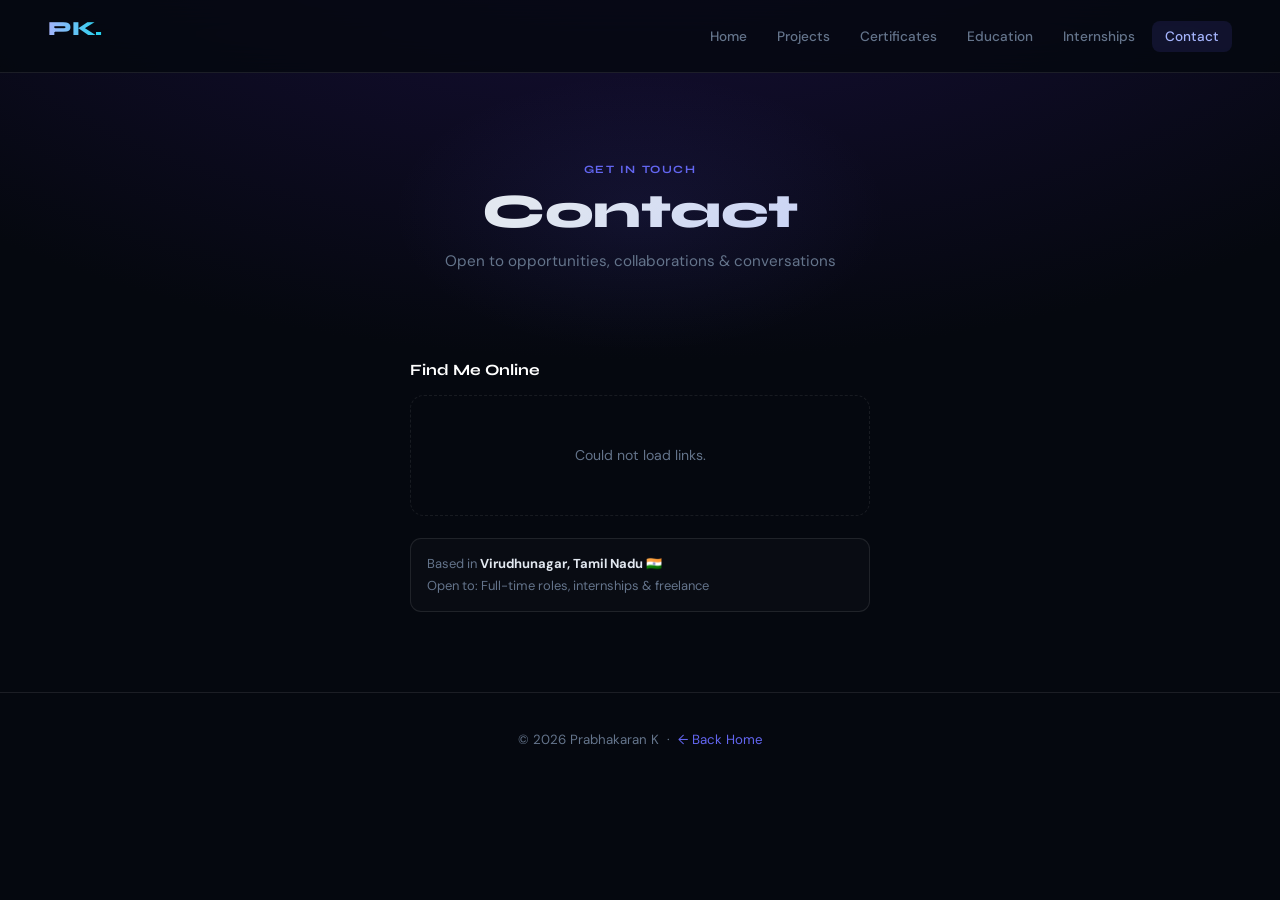
<file: contact.html>
<!DOCTYPE html>
<html lang="en">
<head>
  <meta charset="UTF-8">
  <meta name="viewport" content="width=device-width, initial-scale=1.0">
  <title>Contact — Prabhakaran K</title>
  <link rel="stylesheet" href="css/base.css">
  <link rel="stylesheet" href="css/layout.css">
  <link rel="stylesheet" href="css/components.css">
</head>
<body>

<nav>
  <h2>PK.</h2>
  <button class="nav-toggle" onclick="toggleNav()">☰</button>
  <div class="nav-links" id="navLinks">
    <a href="index.html">Home</a>
    <a href="projects.html">Projects</a>
    <a href="certificates.html">Certificates</a>
    <a href="education.html">Education</a>
    <a href="internships.html">Internships</a>
    <a href="contact.html" class="active">Contact</a>
  </div>
</nav>

<div class="page-hero">
  <div class="section-label">Get In Touch</div>
  <h1>Contact</h1>
  <p>Open to opportunities, collaborations &amp; conversations</p>
</div>

<section class="contact-section">
  <div class="contact-solo">
    <h3 class="contact-sub-title">Find Me Online</h3>
    <div id="social" class="social-cards"></div>
    <div class="contact-note" style="margin-top:20px;">
      <p>Based in <strong>Virudhunagar, Tamil Nadu 🇮🇳</strong></p>
      <p>Open to: Full-time roles, internships &amp; freelance</p>
    </div>
  </div>
</section>

<footer>
  <p>© 2026 Prabhakaran K &nbsp;·&nbsp; <a href="index.html">← Back Home</a></p>
</footer>

<!-- config.js MUST load before script.js — sets window.API_BASE to Render URL -->
<script src="config.js"></script>
<script src="script.js"></script>
<script>
  function toggleNav() {
    document.getElementById("navLinks").classList.toggle("open");
  }
</script>

</body>
</html>
</file>
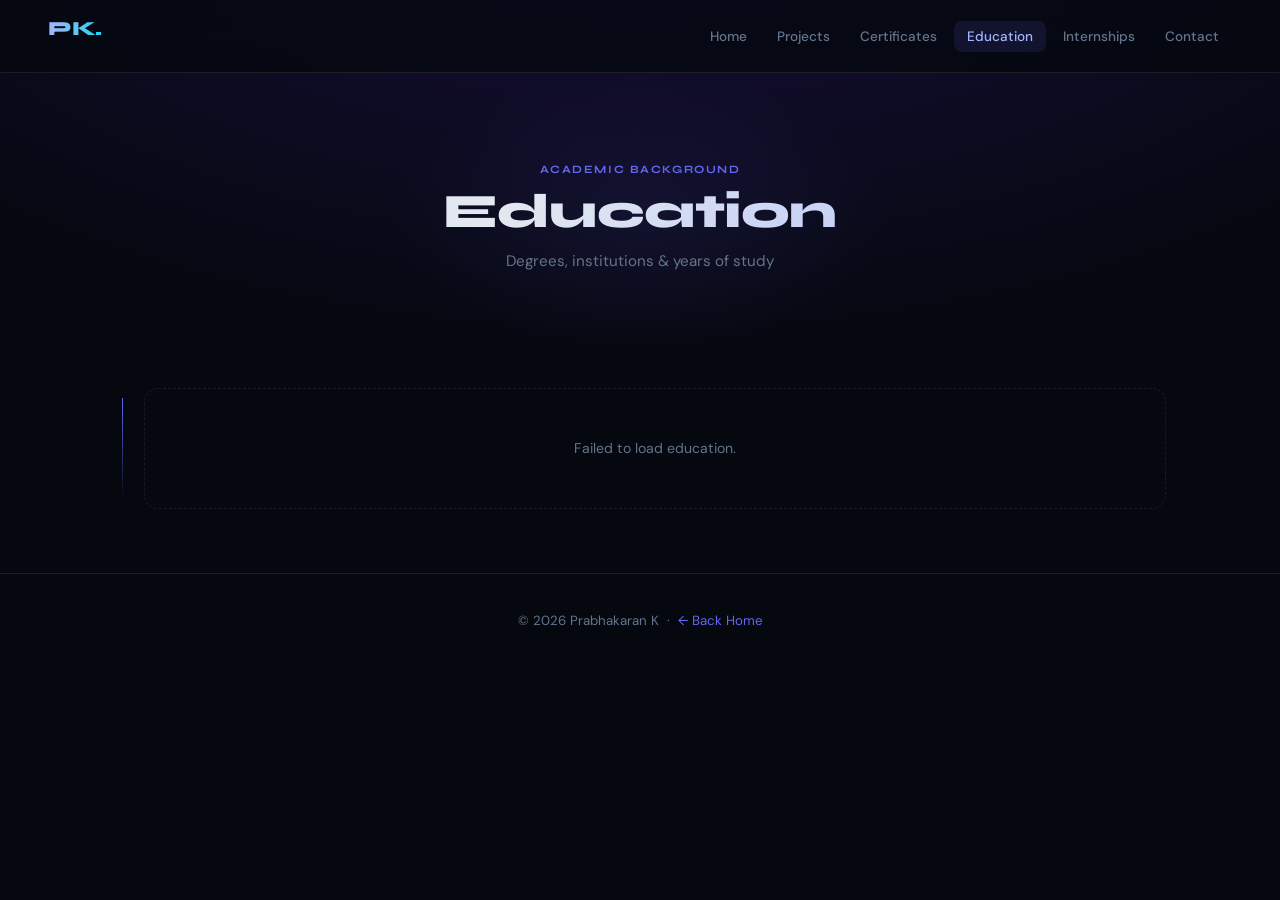
<file: education.html>
<!DOCTYPE html>
<html lang="en">
<head>
  <meta charset="UTF-8">
  <meta name="viewport" content="width=device-width, initial-scale=1.0">
  <title>Education — Prabhakaran K</title>
  <link rel="stylesheet" href="css/base.css">
  <link rel="stylesheet" href="css/layout.css">
  <link rel="stylesheet" href="css/components.css">
</head>
<body>
<nav>
  <h2>PK.</h2>
  <button class="nav-toggle" onclick="toggleNav()" aria-label="Toggle navigation">☰</button>
  <div class="nav-links" id="navLinks">
    <a href="index.html">Home</a>
    <a href="projects.html">Projects</a>
    <a href="certificates.html">Certificates</a>
    <a href="education.html" class="active">Education</a>
    <a href="internships.html">Internships</a>
    <a href="contact.html">Contact</a>
  </div>
</nav>
<div class="page-hero">
  <div class="section-label">Academic Background</div>
  <h1>Education</h1>
  <p>Degrees, institutions & years of study</p>
</div>

<section>
  <div id="education" class="timeline stagger"></div>
</section>
<footer>
  <p>&#169; 2026 Prabhakaran K &nbsp;&middot;&nbsp; <a href="index.html">&#8592; Back Home</a></p>
</footer>
<script src="config.js"></script>
<script src="script.js"></script>
<script>
function toggleNav(){document.getElementById("navLinks").classList.toggle("open");}
</script>
</body>
</html>
</file>
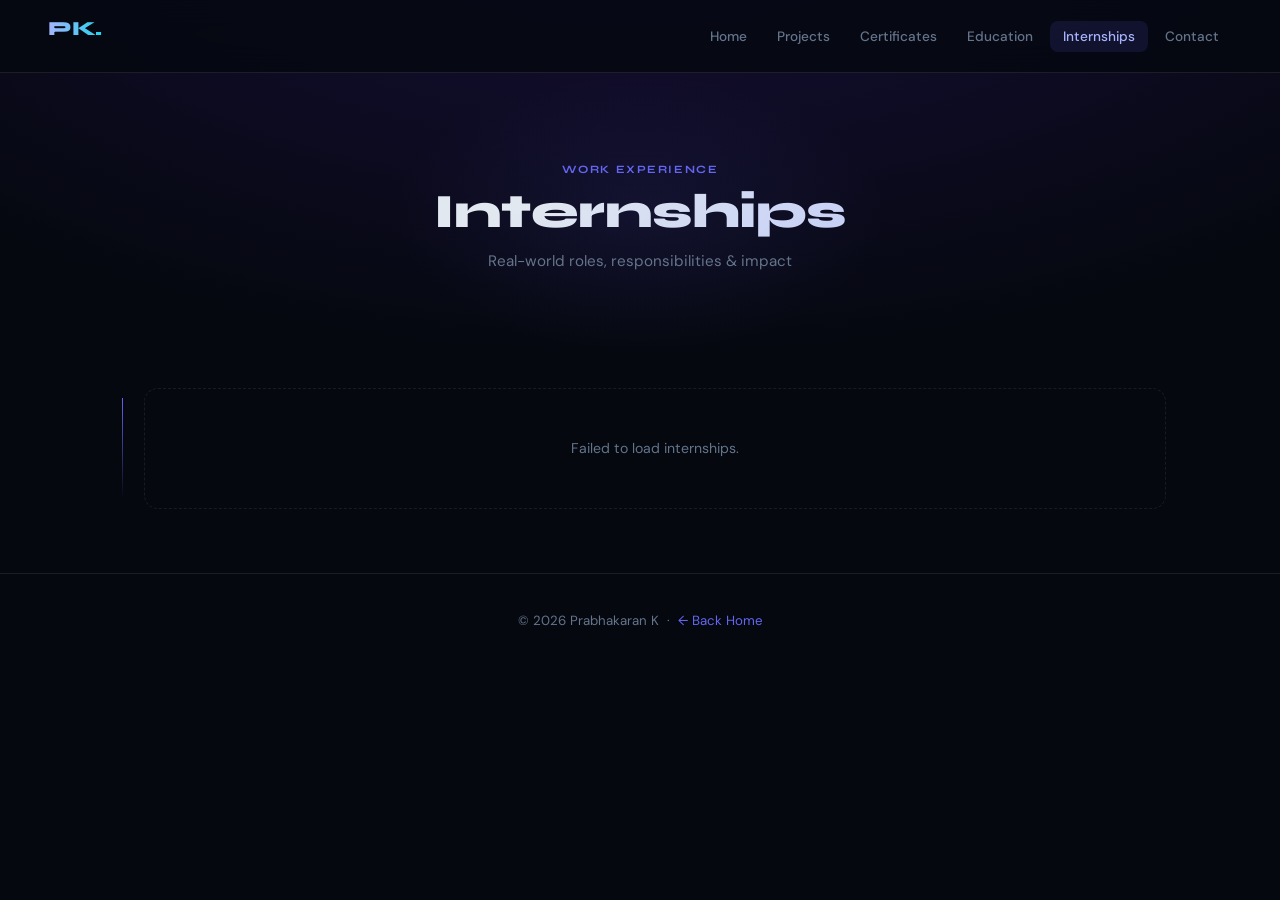
<file: internships.html>
<!DOCTYPE html>
<html lang="en">
<head>
  <meta charset="UTF-8">
  <meta name="viewport" content="width=device-width, initial-scale=1.0">
  <title>Internships — Prabhakaran K</title>
  <link rel="stylesheet" href="css/base.css">
  <link rel="stylesheet" href="css/layout.css">
  <link rel="stylesheet" href="css/components.css">
</head>
<body>
<nav>
  <h2>PK.</h2>
  <button class="nav-toggle" onclick="toggleNav()" aria-label="Toggle navigation">☰</button>
  <div class="nav-links" id="navLinks">
    <a href="index.html">Home</a>
    <a href="projects.html">Projects</a>
    <a href="certificates.html">Certificates</a>
    <a href="education.html">Education</a>
    <a href="internships.html" class="active">Internships</a>
    <a href="contact.html">Contact</a>
  </div>
</nav>
<div class="page-hero">
  <div class="section-label">Work Experience</div>
  <h1>Internships</h1>
  <p>Real-world roles, responsibilities & impact</p>
</div>

<section>
  <div id="internships" class="timeline stagger"></div>
</section>
<footer>
  <p>&#169; 2026 Prabhakaran K &nbsp;&middot;&nbsp; <a href="index.html">&#8592; Back Home</a></p>
</footer>
<script src="config.js"></script>
<script src="script.js"></script>
<script>
function toggleNav(){document.getElementById("navLinks").classList.toggle("open");}
</script>
</body>
</html>
</file>
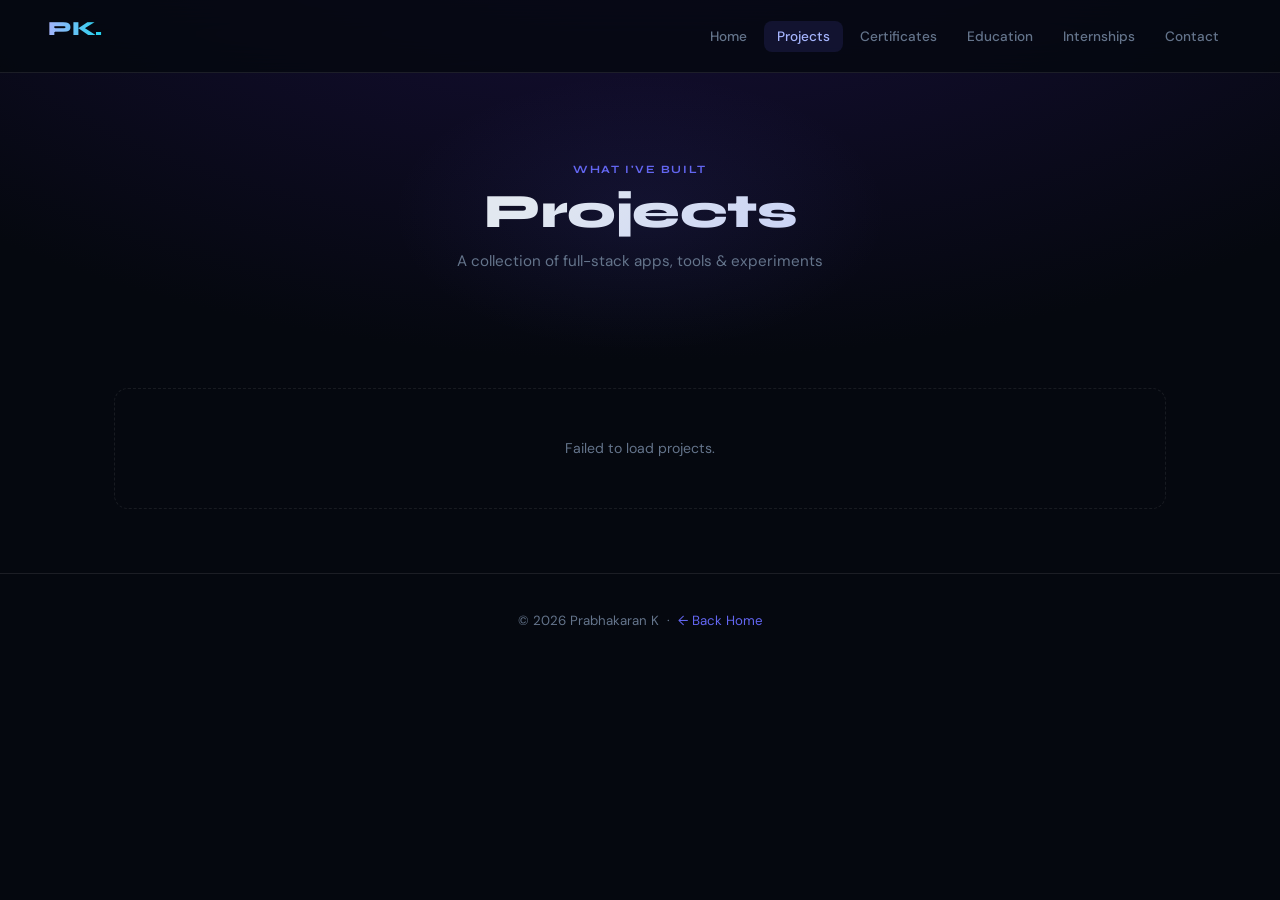
<file: projects.html>
<!DOCTYPE html>
<html lang="en">
<head>
  <meta charset="UTF-8">
  <meta name="viewport" content="width=device-width, initial-scale=1.0">
  <title>Projects — Prabhakaran K</title>
  <link rel="stylesheet" href="css/base.css">
  <link rel="stylesheet" href="css/layout.css">
  <link rel="stylesheet" href="css/components.css">
</head>
<body>
<nav>
  <h2>PK.</h2>
  <button class="nav-toggle" onclick="toggleNav()" aria-label="Toggle navigation">☰</button>
  <div class="nav-links" id="navLinks">
    <a href="index.html">Home</a>
    <a href="projects.html" class="active">Projects</a>
    <a href="certificates.html">Certificates</a>
    <a href="education.html">Education</a>
    <a href="internships.html">Internships</a>
    <a href="contact.html">Contact</a>
  </div>
</nav>
<div class="page-hero">
  <div class="section-label">What I've Built</div>
  <h1>Projects</h1>
  <p>A collection of full-stack apps, tools & experiments</p>
</div>

<section>
  <div id="projects" class="projects-grid stagger"></div>
</section>
<footer>
  <p>&#169; 2026 Prabhakaran K &nbsp;&middot;&nbsp; <a href="index.html">&#8592; Back Home</a></p>
</footer>
<script src="config.js"></script>
<script src="script.js"></script>
<script>
function toggleNav(){document.getElementById("navLinks").classList.toggle("open");}
</script>
</body>
</html>
</file>
<file: css/base.css>
/* ===============================
   RESET
=============================== */
*{
margin:0;
padding:0;
box-sizing:border-box;
}

html{
scroll-behavior:smooth;
}

body{
font-family: 'Inter', 'Segoe UI', sans-serif;
min-height:100vh;
overflow-x:hidden;
}


/* ===============================
   PREMIUM COLOR SYSTEM
=============================== */
:root{

--bg-dark: #0f172a;
--bg-light: #1e293b;

--primary: #6366f1;
--secondary: #8b5cf6;

--text: #e2e8f0;
--muted: #94a3b8;

--glass: rgba(255,255,255,0.08);
--border: rgba(255,255,255,0.15);

--gradient: linear-gradient(135deg, #6366f1, #8b5cf6);

}


/* ===============================
   BODY BACKGROUND
=============================== */
body{
background: radial-gradient(circle at top left, #1e293b, #0f172a);
color: var(--text);
}


/* ===============================
   TYPOGRAPHY
=============================== */
h1{
font-size:3rem;
font-weight:700;
letter-spacing:1px;

/* 🔥 Gradient Text */
background: linear-gradient(90deg,#a5b4fc,#6366f1);
background-clip: text;
-webkit-background-clip: text;
color: transparent;
}

h2{
font-size:2rem;
margin-bottom:15px;
}

h3{
font-size:1.3rem;
}

p{
color: var(--muted);
line-height:1.6;
}


/* ===============================
   HEADER TEXT FIX (IMPORTANT 🔥)
=============================== */
header p{
font-size:1.2rem;
margin-top:5px;
color: var(--muted);
}


/* ===============================
   LINKS
=============================== */
a{
color: var(--primary);
text-decoration:none;
transition:0.3s;
}

a:hover{
color:#a5b4fc;
}


/* ===============================
   PREMIUM SCROLLBAR
=============================== */
::-webkit-scrollbar{
width:8px;
}

::-webkit-scrollbar-track{
background:#020617;
}

::-webkit-scrollbar-thumb{
background: var(--primary);
border-radius:10px;
}


/* ===============================
   GLASS EFFECT
=============================== */
.glass{
background: var(--glass);
backdrop-filter: blur(15px);
border:1px solid var(--border);
border-radius:12px;
}


/* ===============================
   ANIMATIONS
=============================== */
.fade-in{
animation: fadeIn 1s ease forwards;
}

@keyframes fadeIn{
from{
opacity:0;
transform:translateY(20px);
}
to{
opacity:1;
transform:translateY(0);
}
}


/* ===============================
   RESPONSIVE (MERGED CLEANLY 🔥)
=============================== */
@media(max-width:768px){

body{
padding:10px;
}

h1{
font-size:2rem;
}

h2{
font-size:1.5rem;
}

/* 🔥 HERO FIX */
header{
padding:80px 15px;
gap:15px;
}

header p{
font-size:1rem;
}

}
</file>
<file: css/layout.css>
@import url('https://fonts.googleapis.com/css2?family=Syne:wght@400;600;700;800&family=DM+Sans:ital,wght@0,300;0,400;0,500;1,400&display=swap');

/* ─── VARIABLES ─── */
:root {
  --primary:   #6366f1;
  --secondary: #8b5cf6;
  --accent:    #22d3ee;
  --bg-dark:   #05080f;
  --bg-light:  #0d1526;
  --text:      #e2e8f0;
  --muted:     #64748b;
  --glass:     rgba(255,255,255,0.04);
  --border:    rgba(255,255,255,0.09);
  --gradient:  linear-gradient(135deg,#6366f1,#8b5cf6);
}

/* ─── RESET ─── */
*, *::before, *::after { margin:0; padding:0; box-sizing:border-box; }
html { scroll-behavior:smooth; }

body {
  font-family: 'DM Sans', sans-serif;
  background: radial-gradient(ellipse 80% 60% at 50% -20%, #1a1040, var(--bg-dark));
  color: var(--text);
  min-height: 100vh;
  overflow-x: hidden;
}

/* ─── SCROLLBAR ─── */
::-webkit-scrollbar { width:6px; }
::-webkit-scrollbar-track { background:var(--bg-dark); }
::-webkit-scrollbar-thumb { background:var(--primary); border-radius:10px; }

/* ─── LINKS ─── */
a { color:var(--primary); text-decoration:none; transition:color 0.2s; }
a:hover { color:#a5b4fc; }

/* ─── TYPOGRAPHY ─── */
h1,h2,h3 { font-family:'Syne',sans-serif; }
p { color:var(--muted); line-height:1.65; }

/* ─── NAV ─── */
nav {
  display: flex;
  justify-content: space-between;
  align-items: center;
  padding: 16px 48px;
  position: sticky;
  top: 0; z-index: 1000;
  background: rgba(5,8,15,0.78);
  backdrop-filter: blur(16px);
  -webkit-backdrop-filter: blur(16px);
  border-bottom: 1px solid var(--border);
}

nav h2 {
  font-family: 'Syne', sans-serif;
  font-size: 1.25rem;
  font-weight: 800;
  background: linear-gradient(90deg,#a5b4fc,var(--accent));
  -webkit-background-clip:text; background-clip:text;
  color: transparent;
  letter-spacing: -0.3px;
  flex-shrink: 0;
}

.nav-links {
  display: flex;
  align-items: center;
  gap: 4px;
}

.nav-links a {
  font-size: 0.85rem;
  font-weight: 500;
  color: var(--muted);
  padding: 7px 13px;
  border-radius: 8px;
  transition: all 0.2s;
  white-space: nowrap;
}
.nav-links a:hover, .nav-links a.active { color:#fff; background:rgba(99,102,241,0.12); }
.nav-links a.active { color:#a5b4fc; }
.nav-links a::after { display:none; }

/* Hamburger */
.nav-toggle {
  display: none;
  background: none;
  border: 1px solid var(--border);
  color: var(--text);
  font-size: 1.1rem;
  padding: 6px 11px;
  border-radius: 8px;
  cursor: pointer;
  transition: background 0.2s;
}
.nav-toggle:hover { background:rgba(255,255,255,0.06); }

/* ─── HERO ─── */
header {
  text-align: center;
  padding: 120px 24px 90px;
  max-width: 840px;
  margin: auto;
  display: flex;
  flex-direction: column;
  align-items: center;
  gap: 18px;
  position: relative;
}

header::before {
  content:'';
  position:absolute; top:50%; left:50%;
  transform:translate(-50%,-50%);
  width:min(600px,90vw); height:min(600px,90vw);
  background:radial-gradient(circle,rgba(99,102,241,0.1) 0%,transparent 65%);
  pointer-events:none; z-index:-1;
}

header h1 {
  font-size: clamp(2.2rem, 6vw, 4rem);
  font-weight: 800;
  line-height: 1.1;
  letter-spacing: -1px;
  background: linear-gradient(135deg,#e2e8f0 30%,#a5b4fc 65%,var(--accent) 100%);
  -webkit-background-clip:text; background-clip:text;
  color: transparent;
  animation: fadeUp 0.8s ease both;
}

header p { font-size:1rem; animation:fadeUp 0.8s 0.15s ease both; }

/* ─── PAGE HERO ─── */
.page-hero {
  padding: 90px 24px 50px;
  text-align: center;
  position: relative;
}
.page-hero::before {
  content:''; position:absolute;
  top:0; left:50%; transform:translateX(-50%);
  width:min(500px,90vw); height:280px;
  background:radial-gradient(ellipse,rgba(99,102,241,0.09) 0%,transparent 70%);
  pointer-events:none;
}
.page-hero h1 {
  font-size: clamp(1.8rem, 5vw, 3rem);
  font-weight: 800;
  letter-spacing: -0.5px;
  background: linear-gradient(135deg,#e2e8f0 40%,#a5b4fc);
  -webkit-background-clip:text; background-clip:text;
  color: transparent;
  animation: fadeUp 0.7s ease both;
}
.page-hero p { font-size:0.95rem; margin-top:9px; animation:fadeUp 0.7s 0.1s ease both; }

/* ─── SECTIONS ─── */
section { padding:64px 24px; max-width:1100px; margin:auto; }

.section-label {
  font-size:0.7rem; font-weight:700; letter-spacing:0.14em;
  text-transform:uppercase; color:var(--primary);
  margin-bottom:7px; font-family:'Syne',sans-serif;
}

.section-title {
  font-family:'Syne',sans-serif;
  font-size:clamp(1.3rem,3vw,1.7rem);
  font-weight:700; color:#fff;
  margin-bottom:28px;
}
.section-title::after {
  content:''; display:block;
  width:36px; height:3px;
  background:var(--gradient);
  border-radius:4px; margin-top:7px;
}

/* ─── GRID ─── */
.grid { display:grid; grid-template-columns:repeat(auto-fill,minmax(260px,1fr)); gap:18px; }

/* ─── FOOTER ─── */
footer {
  text-align:center; padding:36px 24px;
  border-top:1px solid var(--border);
  color:var(--muted); font-size:0.83rem;
}

/* ─── ANIMATIONS ─── */
@keyframes fadeUp { from{opacity:0;transform:translateY(20px)} to{opacity:1;transform:none} }
.fade-in { animation:fadeUp 0.8s ease both; }

.stagger > * { opacity:0; animation:fadeUp 0.6s ease forwards; }
.stagger > *:nth-child(1) { animation-delay:0.05s; }
.stagger > *:nth-child(2) { animation-delay:0.12s; }
.stagger > *:nth-child(3) { animation-delay:0.19s; }
.stagger > *:nth-child(4) { animation-delay:0.26s; }
.stagger > *:nth-child(5) { animation-delay:0.33s; }
.stagger > *:nth-child(6) { animation-delay:0.40s; }

/* ─── MOBILE ─── */
@media (max-width: 900px) {
  nav { padding:14px 24px; }
}

@media (max-width: 768px) {
  nav { flex-wrap:wrap; gap:8px; padding:13px 16px; }
  .nav-toggle { display:block; }
  .nav-links {
    display:none; width:100%;
    flex-direction:column; align-items:flex-start;
    gap:2px; padding:8px 0 4px;
  }
  .nav-links.open { display:flex; }
  .nav-links a { width:100%; padding:10px 14px; }

  header  { padding:90px 16px 60px; }
  section { padding:48px 16px; }
  .page-hero { padding:70px 16px 36px; }
  .grid   { grid-template-columns:1fr; }
}

@media (max-width: 480px) {
  header h1 { font-size:2rem; }
  .page-hero h1 { font-size:1.7rem; }
}
</file>
<file: css/components.css>
/* ===============================
   BUTTONS
=============================== */
.btn {
  padding: 11px 26px;
  border: none;
  border-radius: 10px;
  cursor: pointer;
  font-weight: 600;
  font-size: 0.875rem;
  font-family: 'DM Sans', sans-serif;
  transition: all 0.22s ease;
  background: var(--gradient);
  color: white;
  letter-spacing: 0.01em;
}

.btn:hover {
  transform: translateY(-2px);
  box-shadow: 0 8px 28px rgba(99,102,241,0.4);
}

.btn:active {
  transform: translateY(0);
}

.btn-outline-hero {
  background: transparent;
  border: 1px solid rgba(255,255,255,0.18);
  color: var(--text);
}

.btn-outline-hero:hover {
  background: rgba(255,255,255,0.06);
  box-shadow: none;
}

/* Admin nav button */
.nav-admin-btn {
  background: rgba(99,102,241,0.15) !important;
  border: 1px solid rgba(99,102,241,0.3) !important;
  border-radius: 8px !important;
  color: #a5b4fc !important;
  padding: 7px 14px !important;
  font-size: 0.8rem !important;
}

.nav-admin-btn:hover {
  background: rgba(99,102,241,0.25) !important;
}


/* ===============================
   TOAST
=============================== */
.toast {
  position: fixed;
  bottom: 28px;
  right: 28px;
  padding: 13px 22px;
  border-radius: 12px;
  font-weight: 600;
  font-size: 0.875rem;
  font-family: 'DM Sans', sans-serif;
  color: #fff;
  z-index: 9999;
  opacity: 0;
  transform: translateY(10px);
  pointer-events: none;
  transition: all 0.3s ease;
  backdrop-filter: blur(10px);
}
.toast.show       { opacity: 1; transform: translateY(0); }
.toast.success    { background: rgba(16,185,129,0.92); border: 1px solid rgba(16,185,129,0.4); }
.toast.error      { background: rgba(239,68,68,0.92);  border: 1px solid rgba(239,68,68,0.4); }


/* ===============================
   HERO EXTRAS
=============================== */
.hero-eyebrow {
  font-size: 0.95rem;
  color: var(--muted);
  font-weight: 500;
  letter-spacing: 0.04em;
  animation: fadeUp 0.6s ease both;
}

.hero-tags {
  display: flex;
  gap: 8px;
  flex-wrap: wrap;
  justify-content: center;
  animation: fadeUp 0.8s 0.3s ease both;
}

.hero-tag {
  padding: 5px 14px;
  border-radius: 999px;
  background: rgba(99,102,241,0.1);
  border: 1px solid rgba(99,102,241,0.2);
  font-size: 0.75rem;
  color: #a5b4fc;
  font-weight: 500;
}

.hero-btns {
  display: flex;
  gap: 12px;
  flex-wrap: wrap;
  justify-content: center;
  animation: fadeUp 0.8s 0.45s ease both;
}


/* ===============================
   CAREER SUMMARY BOX
=============================== */
.career-summary-box {
  background: rgba(99,102,241,0.05);
  border: 1px solid rgba(99,102,241,0.15);
  border-radius: 14px;
  padding: 28px 32px;
  max-width: 760px;
}

.career-text {
  color: var(--text);
  font-size: 1.05rem;
  line-height: 1.8;
  font-weight: 400;
}


/* ===============================
   SKILLS GRID
=============================== */
.skills-grid {
  display: grid;
  grid-template-columns: repeat(auto-fill, minmax(240px, 1fr));
  gap: 14px;
}

.skill-pill {
  background: rgba(255,255,255,0.03);
  border: 1px solid var(--border);
  border-radius: 12px;
  padding: 16px 18px;
  transition: border-color 0.2s, transform 0.2s;
  opacity: 0;
  animation: fadeUp 0.6s ease forwards;
}

.skill-pill:hover {
  border-color: rgba(99,102,241,0.35);
  transform: translateY(-2px);
}

.sp-header {
  display: flex;
  justify-content: space-between;
  align-items: center;
  margin-bottom: 10px;
}

.sp-name {
  font-weight: 600;
  font-size: 0.9rem;
  color: #fff;
}

.sp-pct {
  font-family: 'Syne', monospace;
  font-size: 0.78rem;
  color: var(--primary);
  font-weight: 700;
}

.sp-bar-bg {
  height: 4px;
  background: rgba(255,255,255,0.07);
  border-radius: 10px;
  overflow: hidden;
}

.sp-bar-fill {
  height: 100%;
  background: linear-gradient(90deg, #6366f1, #22d3ee);
  border-radius: 10px;
  transition: width 0.9s cubic-bezier(0.4,0,0.2,1);
}


/* ===============================
   EXPLORE GRID (INDEX)
=============================== */
.explore-grid {
  display: grid;
  grid-template-columns: repeat(auto-fill, minmax(240px, 1fr));
  gap: 14px;
}

.explore-card {
  display: flex;
  align-items: center;
  gap: 14px;
  background: rgba(255,255,255,0.03);
  border: 1px solid var(--border);
  border-radius: 14px;
  padding: 20px;
  cursor: pointer;
  transition: all 0.22s ease;
  opacity: 0;
  animation: fadeUp 0.6s ease forwards;
  text-decoration: none;
  color: inherit;
}

.explore-card:hover {
  border-color: rgba(99,102,241,0.4);
  background: rgba(99,102,241,0.07);
  transform: translateY(-3px);
  box-shadow: 0 10px 30px rgba(0,0,0,0.3);
}

.explore-icon {
  font-size: 1.4rem;
  color: var(--primary);
  flex-shrink: 0;
  width: 40px;
  height: 40px;
  display: flex;
  align-items: center;
  justify-content: center;
  background: rgba(99,102,241,0.1);
  border-radius: 10px;
}

.explore-card h3 {
  font-size: 0.95rem;
  font-weight: 600;
  color: #fff;
  margin-bottom: 2px;
}

.explore-card p {
  font-size: 0.78rem;
  color: var(--muted);
  line-height: 1.4;
}

.explore-arrow {
  margin-left: auto;
  color: var(--muted);
  font-size: 1.1rem;
  transition: transform 0.2s, color 0.2s;
}

.explore-card:hover .explore-arrow {
  transform: translateX(4px);
  color: #a5b4fc;
}


/* ===============================
   PROJECT CARDS
=============================== */
.projects-grid {
  display: grid;
  grid-template-columns: repeat(auto-fill, minmax(300px, 1fr));
  gap: 20px;
}

.project-card {
  background: rgba(255,255,255,0.03);
  border: 1px solid var(--border);
  border-radius: 16px;
  padding: 22px;
  transition: all 0.25s ease;
  display: flex;
  flex-direction: column;
  gap: 10px;
  opacity: 0;
  animation: fadeUp 0.6s ease forwards;
}

.project-card:hover {
  border-color: rgba(99,102,241,0.35);
  background: rgba(99,102,241,0.05);
  transform: translateY(-4px);
  box-shadow: 0 14px 40px rgba(0,0,0,0.35);
}

.pc-top {
  display: flex;
  justify-content: space-between;
  align-items: flex-start;
}

.pc-icon {
  font-size: 1.5rem;
  color: var(--primary);
}

.pc-links {
  display: flex;
  gap: 8px;
}

.pc-link {
  font-size: 0.75rem;
  padding: 4px 10px;
  border-radius: 7px;
  background: rgba(255,255,255,0.06);
  color: var(--muted);
  text-decoration: none;
  transition: all 0.2s;
  font-weight: 500;
}

.pc-link:hover {
  background: rgba(99,102,241,0.2);
  color: #a5b4fc;
}

.pc-link.live {
  background: rgba(34,211,238,0.1);
  color: #22d3ee;
}

.pc-link.live:hover {
  background: rgba(34,211,238,0.2);
}

.project-card h3 {
  font-family: 'Syne', sans-serif;
  font-size: 1.05rem;
  font-weight: 700;
  color: #fff;
}

.project-card p {
  font-size: 0.87rem;
  color: var(--muted);
  line-height: 1.6;
  flex: 1;
}

.pc-tech {
  display: flex;
  flex-wrap: wrap;
  gap: 5px;
}

.badge {
  display: inline-block;
  padding: 3px 10px;
  border-radius: 6px;
  background: rgba(255,255,255,0.06);
  font-size: 0.72rem;
  color: var(--muted);
  font-weight: 500;
}


/* ===============================
   CERTIFICATE CARDS
=============================== */
.cert-card {
  background: rgba(255,255,255,0.03);
  border: 1px solid var(--border);
  border-radius: 16px;
  overflow: hidden;
  transition: all 0.25s ease;
  opacity: 0;
  animation: fadeUp 0.6s ease forwards;
}

.cert-card:hover {
  border-color: rgba(99,102,241,0.35);
  transform: translateY(-4px);
  box-shadow: 0 12px 36px rgba(0,0,0,0.3);
}

.cert-thumb-wrap {
  position: relative;
  cursor: pointer;
  height: 160px;
  overflow: hidden;
}

.cert-thumb {
  width: 100%;
  height: 100%;
  object-fit: cover;
  display: block;
  transition: transform 0.3s;
}

.cert-card:hover .cert-thumb {
  transform: scale(1.04);
}

.cert-thumb-overlay {
  position: absolute;
  inset: 0;
  background: rgba(0,0,0,0.55);
  display: flex;
  align-items: center;
  justify-content: center;
  color: #fff;
  font-weight: 600;
  font-size: 0.85rem;
  opacity: 0;
  transition: opacity 0.2s;
}

.cert-thumb-wrap:hover .cert-thumb-overlay {
  opacity: 1;
}

.cert-no-img {
  height: 100px;
  display: flex;
  align-items: center;
  justify-content: center;
  font-size: 2.5rem;
  background: rgba(99,102,241,0.08);
}

.cert-body {
  padding: 16px 18px;
}

.cert-body h3 {
  font-size: 0.95rem;
  font-weight: 600;
  color: #fff;
  margin-bottom: 4px;
}

.cert-issuer {
  font-size: 0.8rem;
  color: var(--muted);
  margin-bottom: 10px;
}

.cert-link-btn {
  font-size: 0.78rem;
  padding: 5px 12px;
  border-radius: 7px;
  background: rgba(99,102,241,0.12);
  color: #a5b4fc;
  text-decoration: none;
  font-weight: 500;
  transition: background 0.2s;
  display: inline-block;
}

.cert-link-btn:hover {
  background: rgba(99,102,241,0.25);
  color: #a5b4fc;
}

/* Certificate Modal */
.cert-modal-overlay {
  position: fixed;
  inset: 0;
  background: rgba(0,0,0,0.8);
  backdrop-filter: blur(8px);
  display: flex;
  align-items: center;
  justify-content: center;
  z-index: 9000;
}

.cert-modal-box {
  background: #0f172a;
  border: 1px solid rgba(255,255,255,0.12);
  border-radius: 18px;
  padding: 20px;
  max-width: 600px;
  width: 94%;
  position: relative;
  animation: modalIn 0.25s ease;
}

@keyframes modalIn {
  from { transform: scale(0.92); opacity: 0; }
  to   { transform: scale(1);    opacity: 1; }
}

.cert-modal-close {
  position: absolute;
  top: 12px;
  right: 14px;
  background: rgba(255,255,255,0.08);
  border: none;
  color: var(--text);
  font-size: 1rem;
  width: 30px;
  height: 30px;
  border-radius: 8px;
  cursor: pointer;
  transition: background 0.2s;
}

.cert-modal-close:hover { background: rgba(255,255,255,0.15); }

.cert-modal-box img {
  width: 100%;
  border-radius: 10px;
  margin-top: 10px;
}


/* ===============================
   TIMELINE (EDUCATION + INTERNSHIPS)
=============================== */
.timeline {
  position: relative;
  padding-left: 32px;
}

.timeline::before {
  content: '';
  position: absolute;
  left: 9px;
  top: 8px;
  bottom: 8px;
  width: 1px;
  background: linear-gradient(to bottom, var(--primary), transparent);
}

.timeline-item {
  position: relative;
  margin-bottom: 32px;
  opacity: 0;
  animation: fadeUp 0.6s ease forwards;
}

.tl-dot {
  position: absolute;
  left: -28px;
  top: 6px;
  width: 12px;
  height: 12px;
  border-radius: 50%;
  background: var(--primary);
  box-shadow: 0 0 10px rgba(99,102,241,0.5);
  border: 2px solid var(--bg-dark);
}

.tl-content {
  background: rgba(255,255,255,0.03);
  border: 1px solid var(--border);
  border-radius: 14px;
  padding: 20px 22px;
  transition: border-color 0.2s, transform 0.2s;
}

.timeline-item:hover .tl-content {
  border-color: rgba(99,102,241,0.3);
  transform: translateX(4px);
}

.tl-header {
  display: flex;
  justify-content: space-between;
  align-items: flex-start;
  gap: 12px;
  margin-bottom: 6px;
}

.tl-header h3 {
  font-family: 'Syne', sans-serif;
  font-size: 1rem;
  font-weight: 700;
  color: #fff;
}

.tl-duration {
  font-size: 0.75rem;
  color: #a5b4fc;
  font-weight: 600;
  white-space: nowrap;
  background: rgba(99,102,241,0.1);
  padding: 3px 10px;
  border-radius: 6px;
}

.tl-company {
  font-size: 0.85rem;
  color: var(--primary);
  font-weight: 500;
  margin-bottom: 8px;
}

.tl-desc {
  font-size: 0.87rem;
  color: var(--muted);
  line-height: 1.65;
}


/* ===============================
   CONTACT PAGE
=============================== */
.contact-section {
  padding: 40px 24px 80px;
  max-width: 1000px;
  margin: auto;
}

.contact-layout {
  display: grid;
  grid-template-columns: 1fr 1.4fr;
  gap: 32px;
  align-items: start;
}

.contact-sub-title {
  font-family: 'Syne', sans-serif;
  font-size: 1rem;
  font-weight: 700;
  color: #fff;
  margin-bottom: 18px;
}

/* Social Cards */
.social-cards {
  display: flex;
  flex-direction: column;
  gap: 10px;
  margin-bottom: 24px;
}

.social-card-link {
  display: flex;
  align-items: center;
  gap: 14px;
  padding: 14px 16px;
  background: rgba(255,255,255,0.03);
  border: 1px solid var(--border);
  border-radius: 12px;
  text-decoration: none;
  color: var(--text);
  transition: all 0.2s;
}

.social-card-link:hover {
  border-color: rgba(99,102,241,0.35);
  background: rgba(99,102,241,0.06);
  transform: translateX(4px);
  color: var(--text);
}

.sc-icon {
  width: 36px;
  height: 36px;
  border-radius: 9px;
  display: flex;
  align-items: center;
  justify-content: center;
  font-size: 0.8rem;
  font-weight: 800;
  flex-shrink: 0;
}

.sc-label {
  flex: 1;
  font-size: 0.9rem;
  font-weight: 600;
}

.sc-arrow {
  color: var(--muted);
  font-size: 1rem;
  transition: transform 0.2s;
}

.social-card-link:hover .sc-arrow {
  transform: translate(3px, -3px);
  color: #a5b4fc;
}

.contact-note {
  background: rgba(255,255,255,0.02);
  border: 1px solid var(--border);
  border-radius: 12px;
  padding: 16px;
}

.contact-note p {
  font-size: 0.83rem;
  color: var(--muted);
  line-height: 1.7;
}

.contact-note strong {
  color: var(--text);
}

/* Contact Form */
.contact-form {
  background: rgba(255,255,255,0.02);
  border: 1px solid var(--border);
  border-radius: 16px;
  padding: 24px;
  display: flex;
  flex-direction: column;
  gap: 14px;
}

.cf-field {
  display: flex;
  flex-direction: column;
  gap: 6px;
}

.cf-field label {
  font-size: 0.73rem;
  font-weight: 700;
  color: var(--muted);
  text-transform: uppercase;
  letter-spacing: 0.07em;
}

.cf-field input,
.cf-field textarea {
  padding: 11px 14px;
  border-radius: 10px;
  border: 1px solid rgba(255,255,255,0.09);
  background: rgba(255,255,255,0.04);
  color: #fff;
  font-family: 'DM Sans', sans-serif;
  font-size: 0.9rem;
  outline: none;
  transition: border-color 0.2s, background 0.2s;
  resize: vertical;
}

.cf-field input:focus,
.cf-field textarea:focus {
  border-color: var(--primary);
  background: rgba(99,102,241,0.05);
}

.cf-field input::placeholder,
.cf-field textarea::placeholder {
  color: rgba(255,255,255,0.2);
}


/* ===============================
   LOADING DOTS
=============================== */
.loading-row {
  display: flex;
  gap: 8px;
  padding: 40px;
  justify-content: center;
  grid-column: 1 / -1;
}

.loading-dot {
  width: 8px;
  height: 8px;
  border-radius: 50%;
  background: var(--primary);
  animation: dotPulse 1.2s ease-in-out infinite;
}

.loading-dot:nth-child(2) { animation-delay: 0.2s; }
.loading-dot:nth-child(3) { animation-delay: 0.4s; }

@keyframes dotPulse {
  0%, 80%, 100% { opacity: 0.2; transform: scale(0.8); }
  40%            { opacity: 1;   transform: scale(1.2); }
}


/* ===============================
   EMPTY STATE
=============================== */
.empty-state {
  color: var(--muted);
  font-size: 0.9rem;
  text-align: center;
  padding: 48px 24px;
  grid-column: 1 / -1;
  border: 1px dashed rgba(255,255,255,0.08);
  border-radius: 14px;
}


/* ===============================
   OLD .card (fallback compat)
=============================== */
.card {
  background: var(--glass);
  backdrop-filter: blur(15px);
  border: 1px solid var(--border);
  padding: 20px;
  border-radius: 15px;
  transition: all 0.3s ease;
}

.card:hover {
  transform: translateY(-4px);
  box-shadow: 0 10px 30px rgba(0,0,0,0.3);
}


/* ===============================
   MOBILE RESPONSIVE
=============================== */
@media (max-width: 768px) {
  .contact-layout {
    grid-template-columns: 1fr;
  }

  .projects-grid {
    grid-template-columns: 1fr;
  }

  .skills-grid {
    grid-template-columns: 1fr 1fr;
  }

  .tl-header {
    flex-direction: column;
    gap: 6px;
  }

  .explore-grid {
    grid-template-columns: 1fr;
  }
}

@media (max-width: 480px) {
  .skills-grid { grid-template-columns: 1fr; }
}

/* ================================
   PROJECT CARD — SAMPLE IMAGE
================================ */
.project-card {
  overflow: hidden;
  padding: 0;
}

.pc-img-wrap {
  position: relative;
  width: 100%;
  height: 180px;
  overflow: hidden;
  cursor: pointer;
  flex-shrink: 0;
}

.pc-sample-img {
  width: 100%;
  height: 100%;
  object-fit: cover;
  display: block;
  transition: transform 0.35s ease;
}

.project-card:hover .pc-sample-img {
  transform: scale(1.04);
}

.pc-img-overlay {
  position: absolute;
  inset: 0;
  background: rgba(0,0,0,0.5);
  display: flex;
  align-items: center;
  justify-content: center;
  color: #fff;
  font-size: 0.85rem;
  font-weight: 600;
  opacity: 0;
  transition: opacity 0.2s;
}

.pc-img-wrap:hover .pc-img-overlay {
  opacity: 1;
}

.pc-body {
  padding: 18px 20px;
  display: flex;
  flex-direction: column;
  gap: 8px;
  flex: 1;
}


/* ================================
   INTERNSHIP — CERTIFICATE IMAGE
================================ */
.tl-cert-img-wrap {
  position: relative;
  margin-top: 14px;
  border-radius: 10px;
  overflow: hidden;
  cursor: pointer;
  max-width: 340px;
}

.tl-cert-thumb {
  width: 100%;
  height: 160px;
  object-fit: cover;
  display: block;
  transition: transform 0.3s;
  border-radius: 10px;
}

.tl-cert-img-wrap:hover .tl-cert-thumb {
  transform: scale(1.03);
}

.tl-cert-overlay {
  position: absolute;
  inset: 0;
  background: rgba(0,0,0,0.55);
  display: flex;
  align-items: center;
  justify-content: center;
  color: #fff;
  font-weight: 600;
  font-size: 0.85rem;
  opacity: 0;
  transition: opacity 0.2s;
  border-radius: 10px;
}

.tl-cert-img-wrap:hover .tl-cert-overlay {
  opacity: 1;
}


/* ================================
   EDUCATION — GRADE BADGE (public)
================================ */
.edu-grade-badge {
  display: inline-block;
  padding: 3px 11px;
  border-radius: 6px;
  font-size: 0.75rem;
  font-weight: 700;
  font-family: 'Syne', sans-serif;
}

.edu-grade-badge.percentage {
  background: rgba(34,211,238,0.1);
  color: #22d3ee;
  border: 1px solid rgba(34,211,238,0.2);
}

.edu-grade-badge.cgpa {
  background: rgba(139,92,246,0.1);
  color: #c4b5fd;
  border: 1px solid rgba(139,92,246,0.2);
}


/* ================================
   RESUME VIEWER (index.html)
================================ */
.resume-viewer-wrap {
  border: 1px solid rgba(255,255,255,0.09);
  border-radius: 18px;
  overflow: hidden;
  background: rgba(255,255,255,0.02);
  max-width: 860px;
}

.resume-viewer-toolbar {
  display: flex;
  align-items: center;
  justify-content: space-between;
  padding: 14px 20px;
  background: rgba(255,255,255,0.03);
  border-bottom: 1px solid rgba(255,255,255,0.08);
}

.resume-viewer-label {
  font-size: 0.85rem;
  color: var(--muted);
  font-weight: 500;
}

.resume-dl-btn {
  padding: 8px 18px;
  font-size: 0.8rem;
  border-radius: 8px;
}

.resume-iframe {
  width: 100%;
  height: 780px;
  border: none;
  display: block;
  background: #fff;
}

@media (max-width: 768px) {
  .resume-iframe {
    height: 500px;
  }

  .tl-cert-img-wrap {
    max-width: 100%;
  }

  .pc-img-wrap {
    height: 140px;
  }
}
/* ─── BTN ─── */
.btn {
  padding: 11px 24px;
  border: none;
  border-radius: 10px;
  cursor: pointer;
  font-weight: 600;
  font-size: 0.875rem;
  font-family: 'DM Sans', sans-serif;
  transition: all 0.22s ease;
  background: var(--gradient);
  color: #fff;
}
.btn:hover { transform:translateY(-2px); box-shadow:0 8px 26px rgba(99,102,241,0.38); }
.btn:active { transform:translateY(0); }

.btn-outline-hero {
  background:transparent;
  border:1px solid rgba(255,255,255,0.18);
  color:var(--text);
}
.btn-outline-hero:hover { background:rgba(255,255,255,0.06); box-shadow:none; }

.nav-admin-btn {
  background:rgba(99,102,241,0.12) !important;
  border:1px solid rgba(99,102,241,0.28) !important;
  border-radius:8px !important;
  color:#a5b4fc !important;
  font-size:0.8rem !important;
}
.nav-admin-btn:hover { background:rgba(99,102,241,0.22) !important; }

/* ─── TOAST (public) ─── */
.toast {
  position:fixed; bottom:24px; right:24px;
  padding:12px 20px; border-radius:12px;
  font-weight:600; font-size:0.84rem;
  font-family:'DM Sans',sans-serif; color:#fff;
  z-index:9999; opacity:0; transform:translateY(8px);
  pointer-events:none; transition:all 0.3s ease;
  max-width:300px;
}
.toast.show   { opacity:1; transform:translateY(0); }
.toast.success{ background:rgba(16,185,129,0.92); border:1px solid rgba(16,185,129,0.4); }
.toast.error  { background:rgba(239,68,68,0.92);  border:1px solid rgba(239,68,68,0.4); }

/* ─── HERO EXTRAS ─── */
.hero-eyebrow { font-size:0.92rem; color:var(--muted); font-weight:500; letter-spacing:0.04em; animation:fadeUp 0.6s ease both; }
.hero-tags { display:flex; gap:7px; flex-wrap:wrap; justify-content:center; animation:fadeUp 0.8s 0.3s ease both; }
.hero-tag  { padding:4px 13px; border-radius:999px; background:rgba(99,102,241,0.1); border:1px solid rgba(99,102,241,0.2); font-size:0.75rem; color:#a5b4fc; font-weight:500; }
.hero-btns { display:flex; gap:11px; flex-wrap:wrap; justify-content:center; animation:fadeUp 0.8s 0.45s ease both; }

/* ─── CAREER BOX ─── */
.career-summary-box {
  background:rgba(99,102,241,0.05);
  border:1px solid rgba(99,102,241,0.14);
  border-radius:14px; padding:26px 30px;
  max-width:740px;
}
.career-text { color:var(--text); font-size:1rem; line-height:1.82; }

/* ─── SKILLS ─── */
.skills-grid { display:grid; grid-template-columns:repeat(auto-fill,minmax(220px,1fr)); gap:13px; }
.skill-pill {
  background:rgba(255,255,255,0.03); border:1px solid var(--border);
  border-radius:12px; padding:15px 17px;
  opacity:0; animation:fadeUp 0.6s ease forwards;
  transition:border-color 0.2s, transform 0.2s;
}
.skill-pill:hover { border-color:rgba(99,102,241,0.3); transform:translateY(-2px); }
.sp-header { display:flex; justify-content:space-between; align-items:center; margin-bottom:9px; }
.sp-name { font-weight:600; font-size:0.88rem; color:#fff; }
.sp-pct  { font-family:'Syne',monospace; font-size:0.75rem; color:var(--primary); font-weight:700; }
.sp-bar-bg   { height:4px; background:rgba(255,255,255,0.07); border-radius:10px; overflow:hidden; }
.sp-bar-fill { height:100%; background:linear-gradient(90deg,#6366f1,#22d3ee); border-radius:10px; transition:width 0.9s cubic-bezier(0.4,0,0.2,1); }

/* ─── EXPLORE GRID ─── */
.explore-grid { display:grid; grid-template-columns:repeat(auto-fill,minmax(220px,1fr)); gap:12px; }
.explore-card {
  display:flex; align-items:center; gap:13px;
  background:rgba(255,255,255,0.03); border:1px solid var(--border);
  border-radius:14px; padding:18px;
  cursor:pointer; transition:all 0.22s ease;
  opacity:0; animation:fadeUp 0.6s ease forwards;
}
.explore-card:hover { border-color:rgba(99,102,241,0.38); background:rgba(99,102,241,0.07); transform:translateY(-3px); box-shadow:0 10px 28px rgba(0,0,0,0.3); }
.explore-icon { font-size:1.3rem; color:var(--primary); flex-shrink:0; width:38px; height:38px; display:flex; align-items:center; justify-content:center; background:rgba(99,102,241,0.1); border-radius:9px; }
.explore-card h3 { font-size:0.9rem; font-weight:600; color:#fff; margin-bottom:2px; }
.explore-card p  { font-size:0.76rem; color:var(--muted); line-height:1.4; }
.explore-arrow   { margin-left:auto; color:var(--muted); font-size:1rem; transition:transform 0.2s,color 0.2s; }
.explore-card:hover .explore-arrow { transform:translateX(4px); color:#a5b4fc; }

/* ─── PROJECT CARDS ─── */
.projects-grid { display:grid; grid-template-columns:repeat(auto-fill,minmax(290px,1fr)); gap:18px; }
.project-card {
  background:rgba(255,255,255,0.03); border:1px solid var(--border);
  border-radius:16px; overflow:hidden;
  transition:all 0.25s ease;
  display:flex; flex-direction:column;
  opacity:0; animation:fadeUp 0.6s ease forwards;
}
.project-card:hover { border-color:rgba(99,102,241,0.32); transform:translateY(-4px); box-shadow:0 14px 38px rgba(0,0,0,0.35); }

/* image gallery inside project card */
.pc-gallery {
  position:relative; overflow:hidden;
  background:rgba(0,0,0,0.2);
}
.pc-gallery-inner {
  display:flex; overflow-x:auto; scroll-snap-type:x mandatory;
  -webkit-overflow-scrolling:touch; scrollbar-width:none;
}
.pc-gallery-inner::-webkit-scrollbar { display:none; }
.pc-gallery-img {
  min-width:100%; height:180px; object-fit:cover;
  scroll-snap-align:start; cursor:pointer;
  transition:transform 0.35s;
  display:block; flex-shrink:0;
}
.project-card:hover .pc-gallery-img { transform:scale(1.03); }
.pc-gallery-overlay {
  position:absolute; inset:0; background:rgba(0,0,0,0.45);
  display:flex; align-items:center; justify-content:center;
  color:#fff; font-weight:600; font-size:0.82rem;
  opacity:0; transition:opacity 0.2s;
}
.pc-gallery:hover .pc-gallery-overlay { opacity:1; }
.pc-img-count {
  position:absolute; bottom:8px; right:10px;
  background:rgba(0,0,0,0.6); color:#fff;
  font-size:0.68rem; font-weight:700;
  padding:2px 8px; border-radius:999px;
}

.pc-body { padding:18px 19px; display:flex; flex-direction:column; gap:8px; flex:1; }
.pc-top  { display:flex; justify-content:space-between; align-items:flex-start; }
.pc-icon { font-size:1.4rem; color:var(--primary); }
.pc-links { display:flex; gap:7px; }
.pc-link { font-size:0.74rem; padding:3px 9px; border-radius:7px; background:rgba(255,255,255,0.06); color:var(--muted); text-decoration:none; transition:all 0.2s; font-weight:500; }
.pc-link:hover { background:rgba(99,102,241,0.2); color:#a5b4fc; }
.pc-link.live  { background:rgba(34,211,238,0.1); color:#22d3ee; }
.pc-link.live:hover { background:rgba(34,211,238,0.2); }
.project-card h3 { font-family:'Syne',sans-serif; font-size:1rem; font-weight:700; color:#fff; }
.project-card p  { font-size:0.85rem; color:var(--muted); line-height:1.6; flex:1; }
.pc-tech { display:flex; flex-wrap:wrap; gap:5px; }
.badge   { display:inline-block; padding:3px 9px; border-radius:6px; background:rgba(255,255,255,0.06); font-size:0.7rem; color:var(--muted); font-weight:500; }

/* ─── CERTIFICATE CARDS ─── */
.cert-card {
  background:rgba(255,255,255,0.03); border:1px solid var(--border);
  border-radius:16px; overflow:hidden;
  transition:all 0.25s ease;
  opacity:0; animation:fadeUp 0.6s ease forwards;
}
.cert-card:hover { border-color:rgba(99,102,241,0.32); transform:translateY(-3px); box-shadow:0 12px 34px rgba(0,0,0,0.3); }
.cert-thumb-wrap { position:relative; height:155px; overflow:hidden; cursor:pointer; }
.cert-thumb { width:100%; height:100%; object-fit:cover; display:block; transition:transform 0.3s; }
.cert-card:hover .cert-thumb { transform:scale(1.04); }
.cert-thumb-overlay { position:absolute; inset:0; background:rgba(0,0,0,0.5); display:flex; align-items:center; justify-content:center; color:#fff; font-weight:600; font-size:0.82rem; opacity:0; transition:opacity 0.2s; }
.cert-thumb-wrap:hover .cert-thumb-overlay { opacity:1; }
.cert-no-img { height:90px; display:flex; align-items:center; justify-content:center; font-size:2.2rem; background:rgba(99,102,241,0.07); }
.cert-body { padding:15px 17px; }
.cert-body h3 { font-size:0.92rem; font-weight:600; color:#fff; margin-bottom:3px; }
.cert-issuer  { font-size:0.78rem; color:var(--muted); margin-bottom:9px; }
.cert-link-btn { font-size:0.76rem; padding:4px 11px; border-radius:7px; background:rgba(99,102,241,0.12); color:#a5b4fc; text-decoration:none; font-weight:500; display:inline-block; transition:background 0.2s; }
.cert-link-btn:hover { background:rgba(99,102,241,0.24); color:#a5b4fc; }

/* Cert modal */
.cert-modal-overlay { position:fixed; inset:0; background:rgba(0,0,0,0.82); backdrop-filter:blur(8px); display:flex; align-items:center; justify-content:center; z-index:9000; }
.cert-modal-box { background:#0f172a; border:1px solid rgba(255,255,255,0.1); border-radius:18px; padding:20px; max-width:580px; width:94%; position:relative; animation:modalIn 0.25s ease; }
@keyframes modalIn { from{transform:scale(0.92);opacity:0} to{transform:scale(1);opacity:1} }
.cert-modal-close { position:absolute; top:12px; right:13px; background:rgba(255,255,255,0.08); border:none; color:var(--text); font-size:0.95rem; width:28px; height:28px; border-radius:7px; cursor:pointer; transition:background 0.2s; }
.cert-modal-close:hover { background:rgba(255,255,255,0.15); }
.cert-modal-box img { width:100%; border-radius:10px; margin-top:10px; }

/* ─── TIMELINE (education + internships) ─── */
.timeline { position:relative; padding-left:30px; }
.timeline::before { content:''; position:absolute; left:8px; top:10px; bottom:10px; width:1px; background:linear-gradient(to bottom,var(--primary),transparent); }
.timeline-item { position:relative; margin-bottom:28px; opacity:0; animation:fadeUp 0.6s ease forwards; }
.tl-dot { position:absolute; left:-27px; top:7px; width:11px; height:11px; border-radius:50%; background:var(--primary); box-shadow:0 0 9px rgba(99,102,241,0.5); border:2px solid var(--bg-dark); }
.tl-content { background:rgba(255,255,255,0.03); border:1px solid var(--border); border-radius:13px; padding:18px 20px; transition:border-color 0.2s,transform 0.2s; }
.timeline-item:hover .tl-content { border-color:rgba(99,102,241,0.28); transform:translateX(3px); }
.tl-header  { display:flex; justify-content:space-between; align-items:flex-start; gap:10px; margin-bottom:5px; flex-wrap:wrap; }
.tl-header h3 { font-family:'Syne',sans-serif; font-size:0.98rem; font-weight:700; color:#fff; }
.tl-duration  { font-size:0.72rem; color:#a5b4fc; font-weight:600; background:rgba(99,102,241,0.1); padding:3px 9px; border-radius:6px; white-space:nowrap; }
.tl-company   { font-size:0.83rem; color:var(--primary); font-weight:500; margin-bottom:7px; }
.tl-desc      { font-size:0.84rem; color:var(--muted); line-height:1.65; }

/* internship cert image */
.tl-cert-img-wrap { position:relative; margin-top:13px; border-radius:10px; overflow:hidden; cursor:pointer; max-width:320px; }
.tl-cert-thumb { width:100%; height:150px; object-fit:cover; display:block; border-radius:10px; transition:transform 0.3s; }
.tl-cert-img-wrap:hover .tl-cert-thumb { transform:scale(1.03); }
.tl-cert-overlay { position:absolute; inset:0; background:rgba(0,0,0,0.5); display:flex; align-items:center; justify-content:center; color:#fff; font-weight:600; font-size:0.82rem; opacity:0; transition:opacity 0.2s; border-radius:10px; }
.tl-cert-img-wrap:hover .tl-cert-overlay { opacity:1; }

/* ─── EDUCATION GRADE BADGE ─── */
.edu-grade-badge { display:inline-block; padding:3px 10px; border-radius:6px; font-size:0.73rem; font-weight:700; font-family:'Syne',sans-serif; }
.edu-grade-badge.percentage { background:rgba(34,211,238,0.1); color:#22d3ee; border:1px solid rgba(34,211,238,0.2); }
.edu-grade-badge.cgpa       { background:rgba(139,92,246,0.1); color:#c4b5fd; border:1px solid rgba(139,92,246,0.2); }

/* ─── CONTACT ─── */
.contact-section { padding:36px 24px 80px; max-width:520px; margin:auto; }
.contact-solo    { max-width:460px; margin:0 auto; }
.contact-sub-title { font-family:'Syne',sans-serif; font-size:0.98rem; font-weight:700; color:#fff; margin-bottom:16px; }
.social-cards { display:flex; flex-direction:column; gap:10px; margin-bottom:22px; }
.social-card-link { display:flex; align-items:center; gap:13px; padding:14px 16px; background:rgba(255,255,255,0.03); border:1px solid var(--border); border-radius:12px; text-decoration:none; color:var(--text); transition:all 0.2s; }
.social-card-link:hover { border-color:rgba(99,102,241,0.32); background:rgba(99,102,241,0.06); transform:translateX(4px); color:var(--text); }
.sc-icon { width:34px; height:34px; border-radius:9px; display:flex; align-items:center; justify-content:center; font-size:0.78rem; font-weight:800; flex-shrink:0; }
.sc-label { flex:1; font-size:0.88rem; font-weight:600; }
.sc-arrow { color:var(--muted); font-size:0.95rem; transition:transform 0.2s; }
.social-card-link:hover .sc-arrow { transform:translate(3px,-3px); color:#a5b4fc; }
.contact-note { background:rgba(255,255,255,0.02); border:1px solid var(--border); border-radius:11px; padding:14px 16px; }
.contact-note p { font-size:0.81rem; color:var(--muted); line-height:1.7; }
.contact-note strong { color:var(--text); }

/* ─── RESUME VIEWER ─── */
.resume-viewer-wrap { border:1px solid rgba(255,255,255,0.09); border-radius:16px; overflow:hidden; background:rgba(255,255,255,0.02); max-width:840px; }
.resume-viewer-toolbar { display:flex; align-items:center; justify-content:space-between; padding:13px 18px; background:rgba(255,255,255,0.03); border-bottom:1px solid var(--border); flex-wrap:wrap; gap:8px; }
.resume-viewer-label { font-size:0.83rem; color:var(--muted); font-weight:500; }
.resume-dl-btn { padding:7px 16px; font-size:0.78rem; border-radius:8px; }
.resume-iframe { width:100%; height:760px; border:none; display:block; background:#fff; }

/* ─── IMAGE MODAL (public) ─── */
#publicImgModal { animation:fadeIn 0.2s ease; }
@keyframes fadeIn { from{opacity:0} to{opacity:1} }

/* ─── LOADING DOTS ─── */
.loading-row { display:flex; gap:8px; padding:40px; justify-content:center; grid-column:1/-1; }
.loading-dot { width:8px; height:8px; border-radius:50%; background:var(--primary); animation:dotPulse 1.2s ease-in-out infinite; }
.loading-dot:nth-child(2) { animation-delay:0.2s; }
.loading-dot:nth-child(3) { animation-delay:0.4s; }
@keyframes dotPulse { 0%,80%,100%{opacity:0.2;transform:scale(0.8)} 40%{opacity:1;transform:scale(1.2)} }

/* ─── EMPTY STATE ─── */
.empty-state { color:var(--muted); font-size:0.88rem; text-align:center; padding:48px 24px; grid-column:1/-1; border:1px dashed rgba(255,255,255,0.08); border-radius:14px; }

/* ─── MOBILE ─── */
@media (max-width: 768px) {
  .projects-grid { grid-template-columns:1fr; }
  .skills-grid   { grid-template-columns:1fr 1fr; }
  .explore-grid  { grid-template-columns:1fr; }
  .tl-cert-img-wrap { max-width:100%; }
  .resume-iframe { height:480px; }
  .tl-header { flex-direction:column; gap:5px; }
  .hero-btns { flex-direction:column; align-items:center; }
  .hero-btns .btn { width:100%; max-width:260px; text-align:center; }
  .toast { bottom:16px; right:16px; left:16px; max-width:none; text-align:center; }
}

@media (max-width: 480px) {
  .skills-grid { grid-template-columns:1fr; }
  .cert-thumb-wrap { height:130px; }
}
/* ─── BTN ─── */
.btn {
  padding: 11px 24px;
  border: none;
  border-radius: 10px;
  cursor: pointer;
  font-weight: 600;
  font-size: 0.875rem;
  font-family: 'DM Sans', sans-serif;
  transition: all 0.22s ease;
  background: var(--gradient);
  color: #fff;
}
.btn:hover { transform:translateY(-2px); box-shadow:0 8px 26px rgba(99,102,241,0.38); }
.btn:active { transform:translateY(0); }

.btn-outline-hero {
  background:transparent;
  border:1px solid rgba(255,255,255,0.18);
  color:var(--text);
}
.btn-outline-hero:hover { background:rgba(255,255,255,0.06); box-shadow:none; }

.nav-admin-btn {
  background:rgba(99,102,241,0.12) !important;
  border:1px solid rgba(99,102,241,0.28) !important;
  border-radius:8px !important;
  color:#a5b4fc !important;
  font-size:0.8rem !important;
}
.nav-admin-btn:hover { background:rgba(99,102,241,0.22) !important; }

/* ─── TOAST (public) ─── */
.toast {
  position:fixed; bottom:24px; right:24px;
  padding:12px 20px; border-radius:12px;
  font-weight:600; font-size:0.84rem;
  font-family:'DM Sans',sans-serif; color:#fff;
  z-index:9999; opacity:0; transform:translateY(8px);
  pointer-events:none; transition:all 0.3s ease;
  max-width:300px;
}
.toast.show   { opacity:1; transform:translateY(0); }
.toast.success{ background:rgba(16,185,129,0.92); border:1px solid rgba(16,185,129,0.4); }
.toast.error  { background:rgba(239,68,68,0.92);  border:1px solid rgba(239,68,68,0.4); }

/* ─── HERO EXTRAS ─── */
.hero-eyebrow { font-size:0.92rem; color:var(--muted); font-weight:500; letter-spacing:0.04em; animation:fadeUp 0.6s ease both; }
.hero-tags { display:flex; gap:7px; flex-wrap:wrap; justify-content:center; animation:fadeUp 0.8s 0.3s ease both; }
.hero-tag  { padding:4px 13px; border-radius:999px; background:rgba(99,102,241,0.1); border:1px solid rgba(99,102,241,0.2); font-size:0.75rem; color:#a5b4fc; font-weight:500; }
.hero-btns { display:flex; gap:11px; flex-wrap:wrap; justify-content:center; animation:fadeUp 0.8s 0.45s ease both; }

/* ─── CAREER BOX ─── */
.career-summary-box {
  background:rgba(99,102,241,0.05);
  border:1px solid rgba(99,102,241,0.14);
  border-radius:14px; padding:26px 30px;
  max-width:740px;
}
.career-text { color:var(--text); font-size:1rem; line-height:1.82; }

/* ─── SKILLS ─── */
.skills-grid { display:grid; grid-template-columns:repeat(auto-fill,minmax(220px,1fr)); gap:13px; }
.skill-pill {
  background:rgba(255,255,255,0.03); border:1px solid var(--border);
  border-radius:12px; padding:15px 17px;
  opacity:0; animation:fadeUp 0.6s ease forwards;
  transition:border-color 0.2s, transform 0.2s;
}
.skill-pill:hover { border-color:rgba(99,102,241,0.3); transform:translateY(-2px); }
.sp-header { display:flex; justify-content:space-between; align-items:center; margin-bottom:9px; }
.sp-name { font-weight:600; font-size:0.88rem; color:#fff; }
.sp-pct  { font-family:'Syne',monospace; font-size:0.75rem; color:var(--primary); font-weight:700; }
.sp-bar-bg   { height:4px; background:rgba(255,255,255,0.07); border-radius:10px; overflow:hidden; }
.sp-bar-fill { height:100%; background:linear-gradient(90deg,#6366f1,#22d3ee); border-radius:10px; transition:width 0.9s cubic-bezier(0.4,0,0.2,1); }

/* ─── EXPLORE GRID ─── */
.explore-grid { display:grid; grid-template-columns:repeat(auto-fill,minmax(220px,1fr)); gap:12px; }
.explore-card {
  display:flex; align-items:center; gap:13px;
  background:rgba(255,255,255,0.03); border:1px solid var(--border);
  border-radius:14px; padding:18px;
  cursor:pointer; transition:all 0.22s ease;
  opacity:0; animation:fadeUp 0.6s ease forwards;
}
.explore-card:hover { border-color:rgba(99,102,241,0.38); background:rgba(99,102,241,0.07); transform:translateY(-3px); box-shadow:0 10px 28px rgba(0,0,0,0.3); }
.explore-icon { font-size:1.3rem; color:var(--primary); flex-shrink:0; width:38px; height:38px; display:flex; align-items:center; justify-content:center; background:rgba(99,102,241,0.1); border-radius:9px; }
.explore-card h3 { font-size:0.9rem; font-weight:600; color:#fff; margin-bottom:2px; }
.explore-card p  { font-size:0.76rem; color:var(--muted); line-height:1.4; }
.explore-arrow   { margin-left:auto; color:var(--muted); font-size:1rem; transition:transform 0.2s,color 0.2s; }
.explore-card:hover .explore-arrow { transform:translateX(4px); color:#a5b4fc; }

/* ─── PROJECT CARDS ─── */
.projects-grid { display:grid; grid-template-columns:repeat(auto-fill,minmax(290px,1fr)); gap:18px; }
.project-card {
  background:rgba(255,255,255,0.03); border:1px solid var(--border);
  border-radius:16px; overflow:hidden;
  transition:all 0.25s ease;
  display:flex; flex-direction:column;
  opacity:0; animation:fadeUp 0.6s ease forwards;
}
.project-card:hover { border-color:rgba(99,102,241,0.32); transform:translateY(-4px); box-shadow:0 14px 38px rgba(0,0,0,0.35); }

/* image gallery inside project card */
.pc-gallery {
  position:relative; overflow:hidden;
  background:rgba(0,0,0,0.2);
}
.pc-gallery-inner {
  display:flex; overflow-x:auto; scroll-snap-type:x mandatory;
  -webkit-overflow-scrolling:touch; scrollbar-width:none;
}
.pc-gallery-inner::-webkit-scrollbar { display:none; }
.pc-gallery-img {
  min-width:100%; height:180px; object-fit:cover;
  scroll-snap-align:start; cursor:pointer;
  transition:transform 0.35s;
  display:block; flex-shrink:0;
}
.project-card:hover .pc-gallery-img { transform:scale(1.03); }
.pc-gallery-overlay {
  position:absolute; inset:0; background:rgba(0,0,0,0.45);
  display:flex; align-items:center; justify-content:center;
  color:#fff; font-weight:600; font-size:0.82rem;
  opacity:0; transition:opacity 0.2s;
}
.pc-gallery:hover .pc-gallery-overlay { opacity:1; }
.pc-img-count {
  position:absolute; bottom:8px; right:10px;
  background:rgba(0,0,0,0.6); color:#fff;
  font-size:0.68rem; font-weight:700;
  padding:2px 8px; border-radius:999px;
}

.pc-body { padding:18px 19px; display:flex; flex-direction:column; gap:8px; flex:1; }
.pc-top  { display:flex; justify-content:space-between; align-items:flex-start; }
.pc-icon { font-size:1.4rem; color:var(--primary); }
.pc-links { display:flex; gap:7px; }
.pc-link { font-size:0.74rem; padding:3px 9px; border-radius:7px; background:rgba(255,255,255,0.06); color:var(--muted); text-decoration:none; transition:all 0.2s; font-weight:500; }
.pc-link:hover { background:rgba(99,102,241,0.2); color:#a5b4fc; }
.pc-link.live  { background:rgba(34,211,238,0.1); color:#22d3ee; }
.pc-link.live:hover { background:rgba(34,211,238,0.2); }
.project-card h3 { font-family:'Syne',sans-serif; font-size:1rem; font-weight:700; color:#fff; }
.project-card p  { font-size:0.85rem; color:var(--muted); line-height:1.6; flex:1; }
.pc-tech { display:flex; flex-wrap:wrap; gap:5px; }
.badge   { display:inline-block; padding:3px 9px; border-radius:6px; background:rgba(255,255,255,0.06); font-size:0.7rem; color:var(--muted); font-weight:500; }

/* ─── CERTIFICATE CARDS ─── */
.cert-card {
  background:rgba(255,255,255,0.03); border:1px solid var(--border);
  border-radius:16px; overflow:hidden;
  transition:all 0.25s ease;
  opacity:0; animation:fadeUp 0.6s ease forwards;
}
.cert-card:hover { border-color:rgba(99,102,241,0.32); transform:translateY(-3px); box-shadow:0 12px 34px rgba(0,0,0,0.3); }
.cert-thumb-wrap { position:relative; height:155px; overflow:hidden; cursor:pointer; }
.cert-thumb { width:100%; height:100%; object-fit:cover; display:block; transition:transform 0.3s; }
.cert-card:hover .cert-thumb { transform:scale(1.04); }
.cert-thumb-overlay { position:absolute; inset:0; background:rgba(0,0,0,0.5); display:flex; align-items:center; justify-content:center; color:#fff; font-weight:600; font-size:0.82rem; opacity:0; transition:opacity 0.2s; }
.cert-thumb-wrap:hover .cert-thumb-overlay { opacity:1; }
.cert-no-img { height:90px; display:flex; align-items:center; justify-content:center; font-size:2.2rem; background:rgba(99,102,241,0.07); }
.cert-body { padding:15px 17px; }
.cert-body h3 { font-size:0.92rem; font-weight:600; color:#fff; margin-bottom:3px; }
.cert-issuer  { font-size:0.78rem; color:var(--muted); margin-bottom:9px; }
.cert-link-btn { font-size:0.76rem; padding:4px 11px; border-radius:7px; background:rgba(99,102,241,0.12); color:#a5b4fc; text-decoration:none; font-weight:500; display:inline-block; transition:background 0.2s; }
.cert-link-btn:hover { background:rgba(99,102,241,0.24); color:#a5b4fc; }

/* Cert modal */
.cert-modal-overlay { position:fixed; inset:0; background:rgba(0,0,0,0.82); backdrop-filter:blur(8px); display:flex; align-items:center; justify-content:center; z-index:9000; }
.cert-modal-box { background:#0f172a; border:1px solid rgba(255,255,255,0.1); border-radius:18px; padding:20px; max-width:580px; width:94%; position:relative; animation:modalIn 0.25s ease; }
@keyframes modalIn { from{transform:scale(0.92);opacity:0} to{transform:scale(1);opacity:1} }
.cert-modal-close { position:absolute; top:12px; right:13px; background:rgba(255,255,255,0.08); border:none; color:var(--text); font-size:0.95rem; width:28px; height:28px; border-radius:7px; cursor:pointer; transition:background 0.2s; }
.cert-modal-close:hover { background:rgba(255,255,255,0.15); }
.cert-modal-box img { width:100%; border-radius:10px; margin-top:10px; }

/* ─── TIMELINE (education + internships) ─── */
.timeline { position:relative; padding-left:30px; }
.timeline::before { content:''; position:absolute; left:8px; top:10px; bottom:10px; width:1px; background:linear-gradient(to bottom,var(--primary),transparent); }
.timeline-item { position:relative; margin-bottom:28px; opacity:0; animation:fadeUp 0.6s ease forwards; }
.tl-dot { position:absolute; left:-27px; top:7px; width:11px; height:11px; border-radius:50%; background:var(--primary); box-shadow:0 0 9px rgba(99,102,241,0.5); border:2px solid var(--bg-dark); }
.tl-content { background:rgba(255,255,255,0.03); border:1px solid var(--border); border-radius:13px; padding:18px 20px; transition:border-color 0.2s,transform 0.2s; }
.timeline-item:hover .tl-content { border-color:rgba(99,102,241,0.28); transform:translateX(3px); }
.tl-header  { display:flex; justify-content:space-between; align-items:flex-start; gap:10px; margin-bottom:5px; flex-wrap:wrap; }
.tl-header h3 { font-family:'Syne',sans-serif; font-size:0.98rem; font-weight:700; color:#fff; }
.tl-duration  { font-size:0.72rem; color:#a5b4fc; font-weight:600; background:rgba(99,102,241,0.1); padding:3px 9px; border-radius:6px; white-space:nowrap; }
.tl-company   { font-size:0.83rem; color:var(--primary); font-weight:500; margin-bottom:7px; }
.tl-desc      { font-size:0.84rem; color:var(--muted); line-height:1.65; }

/* internship cert image */
.tl-cert-img-wrap { position:relative; margin-top:13px; border-radius:10px; overflow:hidden; cursor:pointer; max-width:320px; }
.tl-cert-thumb { width:100%; height:150px; object-fit:cover; display:block; border-radius:10px; transition:transform 0.3s; }
.tl-cert-img-wrap:hover .tl-cert-thumb { transform:scale(1.03); }
.tl-cert-overlay { position:absolute; inset:0; background:rgba(0,0,0,0.5); display:flex; align-items:center; justify-content:center; color:#fff; font-weight:600; font-size:0.82rem; opacity:0; transition:opacity 0.2s; border-radius:10px; }
.tl-cert-img-wrap:hover .tl-cert-overlay { opacity:1; }

/* ─── EDUCATION GRADE BADGE ─── */
.edu-grade-badge { display:inline-block; padding:3px 10px; border-radius:6px; font-size:0.73rem; font-weight:700; font-family:'Syne',sans-serif; }
.edu-grade-badge.percentage { background:rgba(34,211,238,0.1); color:#22d3ee; border:1px solid rgba(34,211,238,0.2); }
.edu-grade-badge.cgpa       { background:rgba(139,92,246,0.1); color:#c4b5fd; border:1px solid rgba(139,92,246,0.2); }

/* ─── CONTACT ─── */
.contact-section { padding:36px 24px 80px; max-width:520px; margin:auto; }
.contact-solo    { max-width:460px; margin:0 auto; }
.contact-sub-title { font-family:'Syne',sans-serif; font-size:0.98rem; font-weight:700; color:#fff; margin-bottom:16px; }
.social-cards { display:flex; flex-direction:column; gap:10px; margin-bottom:22px; }
.social-card-link { display:flex; align-items:center; gap:13px; padding:14px 16px; background:rgba(255,255,255,0.03); border:1px solid var(--border); border-radius:12px; text-decoration:none; color:var(--text); transition:all 0.2s; }
.social-card-link:hover { border-color:rgba(99,102,241,0.32); background:rgba(99,102,241,0.06); transform:translateX(4px); color:var(--text); }
.sc-icon { width:34px; height:34px; border-radius:9px; display:flex; align-items:center; justify-content:center; font-size:0.78rem; font-weight:800; flex-shrink:0; }
.sc-label { flex:1; font-size:0.88rem; font-weight:600; }
.sc-arrow { color:var(--muted); font-size:0.95rem; transition:transform 0.2s; }
.social-card-link:hover .sc-arrow { transform:translate(3px,-3px); color:#a5b4fc; }
.contact-note { background:rgba(255,255,255,0.02); border:1px solid var(--border); border-radius:11px; padding:14px 16px; }
.contact-note p { font-size:0.81rem; color:var(--muted); line-height:1.7; }
.contact-note strong { color:var(--text); }

/* ─── RESUME VIEWER ─── */
.resume-viewer-wrap { border:1px solid rgba(255,255,255,0.09); border-radius:16px; overflow:hidden; background:rgba(255,255,255,0.02); max-width:840px; }
.resume-viewer-toolbar { display:flex; align-items:center; justify-content:space-between; padding:13px 18px; background:rgba(255,255,255,0.03); border-bottom:1px solid var(--border); flex-wrap:wrap; gap:8px; }
.resume-viewer-label { font-size:0.83rem; color:var(--muted); font-weight:500; }
.resume-dl-btn { padding:7px 16px; font-size:0.78rem; border-radius:8px; }
.resume-iframe { width:100%; height:760px; border:none; display:block; background:#fff; }

/* ─── IMAGE MODAL (public) ─── */
#publicImgModal { animation:fadeIn 0.2s ease; }
@keyframes fadeIn { from{opacity:0} to{opacity:1} }

/* ─── LOADING DOTS ─── */
.loading-row { display:flex; gap:8px; padding:40px; justify-content:center; grid-column:1/-1; }
.loading-dot { width:8px; height:8px; border-radius:50%; background:var(--primary); animation:dotPulse 1.2s ease-in-out infinite; }
.loading-dot:nth-child(2) { animation-delay:0.2s; }
.loading-dot:nth-child(3) { animation-delay:0.4s; }
@keyframes dotPulse { 0%,80%,100%{opacity:0.2;transform:scale(0.8)} 40%{opacity:1;transform:scale(1.2)} }

/* ─── EMPTY STATE ─── */
.empty-state { color:var(--muted); font-size:0.88rem; text-align:center; padding:48px 24px; grid-column:1/-1; border:1px dashed rgba(255,255,255,0.08); border-radius:14px; }

/* ─── MOBILE ─── */
@media (max-width: 768px) {
  .projects-grid { grid-template-columns:1fr; }
  .skills-grid   { grid-template-columns:1fr 1fr; }
  .explore-grid  { grid-template-columns:1fr; }
  .tl-cert-img-wrap { max-width:100%; }
  .resume-iframe { height:480px; }
  .tl-header { flex-direction:column; gap:5px; }
  .hero-btns { flex-direction:column; align-items:center; }
  .hero-btns .btn { width:100%; max-width:260px; text-align:center; }
  .toast { bottom:16px; right:16px; left:16px; max-width:none; text-align:center; }
}

@media (max-width: 480px) {
  .skills-grid { grid-template-columns:1fr; }
  .cert-thumb-wrap { height:130px; }
}

/* ═══════════════════════════════════════
   PROJECT GALLERY NAV BUTTONS
   (prev/next for multiple images)
═══════════════════════════════════════ */
.pc-gallery-nav {
  position: absolute;
  top: 50%;
  transform: translateY(-50%);
  width: 100%;
  display: flex;
  justify-content: space-between;
  padding: 0 8px;
  pointer-events: none;
  z-index: 2;
}

.gallery-btn {
  pointer-events: all;
  width: 32px;
  height: 32px;
  border-radius: 50%;
  background: rgba(0,0,0,0.65);
  border: 1px solid rgba(255,255,255,0.2);
  color: #fff;
  font-size: 1.2rem;
  cursor: pointer;
  display: flex;
  align-items: center;
  justify-content: center;
  touch-action: manipulation;
  transition: background 0.2s;
  -webkit-tap-highlight-color: transparent;
}

.gallery-btn:hover { background: rgba(0,0,0,0.85); }

/* Make pc-gallery position:relative so nav buttons work */
.pc-gallery { position: relative; }

/* Remove hover-only overlay — use permanent subtle hint instead */
.pc-gallery-overlay {
  position: absolute;
  bottom: 0; left: 0; right: 0;
  background: linear-gradient(transparent, rgba(0,0,0,0.5));
  display: flex;
  align-items: flex-end;
  justify-content: center;
  padding-bottom: 10px;
  color: #fff;
  font-weight: 600;
  font-size: 0.75rem;
  opacity: 1;           /* always visible on mobile */
  pointer-events: none;
  height: 60px;
}

/* On desktop, keep the hover reveal */
@media (hover: hover) {
  .pc-gallery-overlay {
    opacity: 0;
    height: 100%;
    align-items: center;
    background: rgba(0,0,0,0.45);
    transition: opacity 0.2s;
  }
  .pc-gallery:hover .pc-gallery-overlay { opacity: 1; }
}

/* ═══════════════════════════════════════
   TOUCH FIX — prevent hover ghost clicks
   on mobile image taps
═══════════════════════════════════════ */
.cert-thumb-wrap,
.tl-cert-img-wrap,
.pc-gallery-img {
  -webkit-tap-highlight-color: transparent;
  touch-action: manipulation;
}
</file>
<file: css/admin.css>
/* ─── RESET ─── */
*, *::before, *::after { margin:0; padding:0; box-sizing:border-box; }

/* ─── VARIABLES ─── */
:root {
  --primary:   #6366f1;
  --secondary: #8b5cf6;
  --accent:    #22d3ee;
  --bg:        #05080f;
  --surface:   #0b1120;
  --text:      #e2e8f0;
  --muted:     #64748b;
  --border:    rgba(255,255,255,0.08);
  --gradient:  linear-gradient(135deg,#6366f1,#8b5cf6);
  --sidebar-w: 240px;
}

body {
  font-family: 'DM Sans', sans-serif;
  background: var(--bg);
  color: var(--text);
  min-height: 100vh;
  min-height: 100dvh;
}

/* ─── LAYOUT ─── */
.dashboard { display:flex; min-height:100vh; min-height:100dvh; }

/* ══════════════════════════════════════════════
   SIDEBAR
   Key rules:
   - height uses dvh so mobile browser UI is excluded
   - overflow:hidden on container
   - sidebar-nav scrolls independently
   - sidebar-footer has flex-shrink:0 so it never disappears
══════════════════════════════════════════════ */
.sidebar {
  width: var(--sidebar-w);
  background: var(--surface);
  border-right: 1px solid var(--border);
  display: flex;
  flex-direction: column;
  position: fixed;
  top: 0;
  left: 0;
  /* dvh = dynamic viewport height — excludes mobile browser chrome */
  height: 100vh;
  height: 100dvh;
  z-index: 300;
  overflow: hidden;
  transition: transform 0.3s cubic-bezier(0.4,0,0.2,1);
}

.sidebar-overlay {
  display: none;
  position: fixed;
  inset: 0;
  background: rgba(0,0,0,0.6);
  z-index: 299;
  backdrop-filter: blur(2px);
}
.sidebar-overlay.show { display: block; }

/* ─── Brand header (never scrolls away) ─── */
.sidebar-brand {
  display: flex;
  align-items: center;
  gap: 10px;
  padding: 20px 20px 18px;
  border-bottom: 1px solid var(--border);
  font-family: 'Space Mono', monospace;
  font-size: 0.9rem;
  font-weight: 700;
  color: #fff;
  flex-shrink: 0;
  background: var(--surface);
}

.brand-dot {
  width: 9px; height: 9px;
  border-radius: 50%;
  background: var(--primary);
  box-shadow: 0 0 10px var(--primary);
  flex-shrink: 0;
  animation: glow 2.5s ease-in-out infinite;
}
@keyframes glow {
  0%,100% { box-shadow: 0 0 6px var(--primary); }
  50%      { box-shadow: 0 0 18px var(--primary); }
}

.sidebar-close {
  display: none;
  margin-left: auto;
  background: none;
  border: none;
  color: var(--muted);
  font-size: 1.1rem;
  cursor: pointer;
  padding: 2px 6px;
  border-radius: 6px;
  transition: color 0.2s;
  line-height: 1;
}
.sidebar-close:hover { color: #fff; }

/* ─── Nav: the ONLY scrollable part ─── */
.sidebar-nav {
  flex: 1;
  padding: 12px 10px;
  display: flex;
  flex-direction: column;
  gap: 2px;
  overflow-y: auto;
  min-height: 0;       /* critical — lets flex child shrink below content size */
  -webkit-overflow-scrolling: touch;
}

.nav-item {
  display: flex;
  align-items: center;
  gap: 10px;
  padding: 11px 13px;
  border-radius: 10px;
  color: var(--muted);
  font-size: 0.875rem;
  font-weight: 500;
  cursor: pointer;
  transition: all 0.18s;
  user-select: none;
  text-decoration: none;
  white-space: nowrap;
  -webkit-tap-highlight-color: transparent;
}
.nav-item:hover  { background: rgba(99,102,241,0.1); color: #fff; }
.nav-item.active { background: rgba(99,102,241,0.18); color: #a5b4fc; font-weight: 600; }
.nav-icon { font-size: 0.65rem; opacity: 0.5; }
.nav-item.active .nav-icon { opacity: 1; color: var(--primary); }

/* ─── Footer: pinned, never squished ─── */
.sidebar-footer {
  flex-shrink: 0;          /* never compressed by flex */
  padding: 12px;
  border-top: 1px solid var(--border);
  display: flex;
  flex-direction: column;
  gap: 8px;
  background: var(--surface);
  /* Extra bottom padding for iOS home indicator */
  padding-bottom: max(12px, env(safe-area-inset-bottom));
}

.view-site-btn {
  display: block;
  text-align: center;
  padding: 10px;
  border-radius: 9px;
  font-size: 0.82rem;
  font-weight: 600;
  color: #a5b4fc;
  text-decoration: none;
  background: rgba(99,102,241,0.08);
  border: 1px solid rgba(99,102,241,0.2);
  transition: background 0.2s;
  -webkit-tap-highlight-color: transparent;
}
.view-site-btn:hover { background: rgba(99,102,241,0.16); }

/* Logout button — emoji-free, cross-platform safe */
.btn-logout {
  width: 100%;
  padding: 11px 10px;
  background: rgba(239,68,68,0.12);
  border: 1px solid rgba(239,68,68,0.28);
  color: #f87171;
  border-radius: 9px;
  font-size: 0.85rem;
  font-weight: 700;
  cursor: pointer;
  font-family: 'DM Sans', sans-serif;
  transition: background 0.2s, border-color 0.2s;
  text-align: center;
  letter-spacing: 0.02em;
  -webkit-tap-highlight-color: transparent;
}
.btn-logout:hover  { background: rgba(239,68,68,0.22); border-color: rgba(239,68,68,0.4); }
.btn-logout:active { background: rgba(239,68,68,0.3);  transform: scale(0.98); }

/* ─── MAIN WRAP ─── */
.main-wrap {
  margin-left: var(--sidebar-w);
  flex: 1;
  display: flex;
  flex-direction: column;
  min-height: 100vh;
  min-height: 100dvh;
}

/* ─── TOPBAR ─── */
.topbar {
  display: flex;
  align-items: center;
  justify-content: space-between;
  padding: 16px 28px;
  background: rgba(5,8,15,0.8);
  backdrop-filter: blur(12px);
  border-bottom: 1px solid var(--border);
  position: sticky;
  top: 0;
  z-index: 50;
}
.topbar-left { display: flex; align-items: center; gap: 14px; }
.hamburger {
  display: none;
  background: none;
  border: 1px solid var(--border);
  color: var(--text);
  font-size: 1.1rem;
  padding: 6px 11px;
  border-radius: 8px;
  cursor: pointer;
  transition: background 0.2s;
  -webkit-tap-highlight-color: transparent;
}
.hamburger:hover { background: rgba(255,255,255,0.06); }
.topbar-title { font-family: 'Space Mono', monospace; font-size: 1rem; font-weight: 700; color: #fff; }
.topbar-sub   { font-size: 0.72rem; color: var(--muted); margin-top: 1px; }
.topbar-right { display: flex; align-items: center; gap: 12px; }
.status-pill {
  display: flex; align-items: center; gap: 7px;
  font-size: 0.75rem; color: #4ade80; font-weight: 600;
  background: rgba(74,222,128,0.08); border: 1px solid rgba(74,222,128,0.2);
  padding: 4px 12px; border-radius: 999px;
}
.status-dot {
  width: 7px; height: 7px; border-radius: 50%; background: #4ade80;
  animation: glow-green 2.5s infinite;
}
@keyframes glow-green {
  0%,100% { box-shadow: 0 0 4px #4ade80; }
  50%      { box-shadow: 0 0 10px #4ade80; }
}

/* ─── CONTENT ─── */
.content { flex: 1; overflow-y: auto; }

/* ─── PANEL ─── */
.panel { display: none; padding: 28px; max-width: 820px; animation: fadeUp 0.3s ease; }
.panel.active { display: block; }
@keyframes fadeUp { from{opacity:0;transform:translateY(10px)} to{opacity:1;transform:none} }
.panel-header { margin-bottom: 22px; }
.panel-header h2 { font-family: 'Space Mono', monospace; font-size: 1.2rem; color: #fff; }

/* ─── FORM GRID ─── */
.form-grid { display: grid; grid-template-columns: 1fr 1fr; gap: 13px; margin-bottom: 18px; }
.field { display: flex; flex-direction: column; gap: 6px; }
.field.full { grid-column: 1 / -1; }
.field label { font-size: 0.7rem; font-weight: 700; text-transform: uppercase; letter-spacing: 0.07em; color: var(--muted); }
.opt       { font-size: 0.62rem; text-transform: none; letter-spacing: 0; color: #475569; font-weight: 400; }
.field-hint { font-size: 0.78rem; color: var(--muted); margin-bottom: 14px; }

input, textarea, select {
  display: block; width: 100%; padding: 11px 13px;
  border-radius: 10px; border: 1px solid rgba(255,255,255,0.09);
  background: rgba(255,255,255,0.04); color: #fff;
  font-family: 'DM Sans', sans-serif; font-size: 0.88rem;
  outline: none; transition: border-color 0.2s, background 0.2s, box-shadow 0.2s;
  resize: vertical;
}
input:focus, textarea:focus, select:focus {
  border-color: var(--primary);
  background: rgba(99,102,241,0.06);
  box-shadow: 0 0 0 3px rgba(99,102,241,0.1);
}
input::placeholder, textarea::placeholder { color: rgba(255,255,255,0.18); }
select {
  appearance: none; cursor: pointer;
  background-image: url("data:image/svg+xml,%3Csvg xmlns='http://www.w3.org/2000/svg' width='12' height='12' viewBox='0 0 12 12'%3E%3Cpath fill='%2364748b' d='M6 8L1 3h10z'/%3E%3C/svg%3E");
  background-repeat: no-repeat; background-position: right 13px center; padding-right: 34px;
}
select option { background: #0f172a; }

/* ─── BUTTONS ─── */
.btn {
  padding: 11px 22px; border: none; border-radius: 10px; cursor: pointer;
  font-weight: 600; font-size: 0.86rem; font-family: 'DM Sans', sans-serif;
  transition: all 0.2s; background: var(--gradient); color: #fff; white-space: nowrap;
}
.btn:hover  { transform: translateY(-2px); box-shadow: 0 8px 22px rgba(99,102,241,0.38); }
.btn:active { transform: translateY(0); }
.btn-outline { background: transparent; border: 1px solid rgba(255,255,255,0.14); color: var(--text); }
.btn-outline:hover { background: rgba(255,255,255,0.06); box-shadow: none; transform: none; }
.btn-danger { background: #ef4444; }
.btn-danger:hover { background: #dc2626; box-shadow: 0 6px 16px rgba(239,68,68,0.35); }
.btn-ghost { background: rgba(255,255,255,0.06); border: 1px solid rgba(255,255,255,0.1); color: var(--text); }
.btn-ghost:hover { background: rgba(255,255,255,0.1); box-shadow: none; transform: none; }
.btn-row { display: flex; gap: 10px; flex-wrap: wrap; margin-top: 10px; }
.delete-btn {
  padding: 6px 13px; border-radius: 7px;
  background: rgba(239,68,68,0.1); border: 1px solid rgba(239,68,68,0.2);
  color: #f87171; font-size: 0.78rem; font-weight: 600;
  cursor: pointer; font-family: 'DM Sans', sans-serif; transition: background 0.2s;
}
.delete-btn:hover { background: rgba(239,68,68,0.22); }

/* ─── DIVIDER / HEADINGS ─── */
.divider { height: 1px; background: rgba(255,255,255,0.07); margin: 26px 0; }
.list-heading {
  font-family: 'Space Mono', monospace; font-size: 0.82rem; color: var(--muted);
  margin-bottom: 14px; display: flex; align-items: center; gap: 9px;
}
.count-badge {
  min-width: 22px; height: 22px; background: rgba(99,102,241,0.2); color: #a5b4fc;
  border-radius: 6px; font-size: 0.72rem; font-weight: 700; padding: 0 6px;
  display: inline-flex; align-items: center; justify-content: center;
}

/* ─── LIST GRID ─── */
.list-grid { display: grid; grid-template-columns: 1fr 1fr; gap: 12px; }
.empty-card {
  grid-column: 1 / -1; text-align: center; color: var(--muted); padding: 40px;
  background: rgba(255,255,255,0.02); border: 1px dashed rgba(255,255,255,0.08);
  border-radius: 12px; font-size: 0.88rem;
}
.list-card {
  background: rgba(255,255,255,0.03); border: 1px solid var(--border);
  border-radius: 13px; padding: 16px; transition: border-color 0.2s, transform 0.2s;
}
.list-card:hover { border-color: rgba(99,102,241,0.28); transform: translateY(-2px); }
.list-card-title { font-weight: 600; font-size: 0.9rem; color: #fff; margin-bottom: 4px; }
.list-card-sub   { font-size: 0.8rem; color: var(--muted); line-height: 1.5; margin-bottom: 6px; }
.list-card-links { display: flex; gap: 7px; flex-wrap: wrap; margin-bottom: 8px; }
.list-card-links a {
  font-size: 0.75rem; padding: 3px 9px; border-radius: 6px;
  background: rgba(99,102,241,0.12); color: #a5b4fc;
  text-decoration: none; transition: background 0.2s;
}
.list-card-links a:hover { background: rgba(99,102,241,0.25); }
.list-card-footer { display: flex; align-items: center; gap: 8px; flex-wrap: wrap; margin-top: 10px; }
.tech-row { display: flex; flex-wrap: wrap; gap: 5px; margin-bottom: 8px; }
.badge { display: inline-block; padding: 3px 9px; border-radius: 6px; background: rgba(255,255,255,0.06); font-size: 0.7rem; color: var(--muted); }

/* ─── IMAGE THUMBNAILS ─── */
.img-strip { display: flex; flex-wrap: wrap; gap: 8px; margin: 10px 0; }
.img-thumb-wrap { position: relative; }
.img-thumb {
  width: 70px; height: 50px; object-fit: cover; border-radius: 7px;
  border: 1px solid rgba(255,255,255,0.1); cursor: pointer; display: block;
  transition: transform 0.2s, box-shadow 0.2s;
}
.img-thumb:hover { transform: scale(1.06); box-shadow: 0 4px 12px rgba(0,0,0,0.4); }
.img-thumb-del {
  position: absolute; top: -6px; right: -6px; width: 18px; height: 18px;
  border-radius: 50%; background: #ef4444; border: none; color: #fff;
  font-size: 0.62rem; cursor: pointer; display: flex; align-items: center;
  justify-content: center; line-height: 1; font-weight: 700;
}

/* ─── UPLOAD LABEL ─── */
.upload-label {
  display: inline-flex; align-items: center; gap: 7px; padding: 7px 13px;
  border-radius: 9px; border: 1px dashed rgba(99,102,241,0.4);
  background: rgba(99,102,241,0.06); color: #a5b4fc;
  font-size: 0.78rem; font-weight: 600; cursor: pointer; transition: all 0.2s; margin: 6px 0;
}
.upload-label:hover { border-color: var(--primary); background: rgba(99,102,241,0.12); }
.upload-label input { display: none; }
.img-upload-row { display: flex; align-items: center; gap: 8px; flex-wrap: wrap; margin: 8px 0; }

/* ─── SKILL LIST ─── */
.skill-list { display: flex; flex-direction: column; gap: 10px; }
.skill-item {
  background: rgba(255,255,255,0.03); border: 1px solid var(--border);
  border-radius: 10px; padding: 14px 16px; transition: border-color 0.2s;
}
.skill-item:hover { border-color: rgba(99,102,241,0.22); }
.skill-meta { display: flex; justify-content: space-between; align-items: center; margin-bottom: 8px; }
.skill-name { font-weight: 600; font-size: 0.88rem; color: #fff; }
.skill-pct  { font-family: 'Space Mono', monospace; font-size: 0.75rem; color: var(--primary); font-weight: 700; }
.skill-bar-bg   { height: 4px; background: rgba(255,255,255,0.07); border-radius: 10px; overflow: hidden; }
.skill-bar-fill { height: 100%; background: linear-gradient(90deg,#6366f1,#22d3ee); border-radius: 10px; transition: width 0.7s ease; }
.skill-actions  { display: flex; justify-content: flex-end; margin-top: 9px; }

/* ─── RESUME ─── */
.resume-status-row { margin-bottom: 16px; }
.resume-status-txt { font-size: 0.85rem; font-weight: 600; color: var(--muted); }
.resume-upload-zone {
  position: relative; border: 2px dashed rgba(99,102,241,0.3); border-radius: 14px;
  padding: 42px 28px; text-align: center; cursor: pointer;
  background: rgba(99,102,241,0.03); transition: all 0.22s;
}
.resume-upload-zone:hover, .resume-upload-zone.dragover {
  border-color: var(--primary); background: rgba(99,102,241,0.07);
}
.upload-zone-icon { font-size: 2.8rem; margin-bottom: 10px; }
.resume-upload-zone p     { color: var(--text); font-weight: 500; margin-bottom: 4px; font-size: 0.9rem; }
.resume-upload-zone small { color: var(--muted); font-size: 0.76rem; }
.resume-fname { margin-top: 8px; font-size: 0.82rem; color: #a5b4fc; font-weight: 500; min-height: 18px; }

/* ─── CHAR COUNTER ─── */
.char-count { font-size: 0.75rem; color: var(--muted); text-align: right; margin: 6px 0 14px; font-family: 'Space Mono', monospace; }

/* ─── GRADE BADGE ─── */
.grade-badge { display: inline-block; padding: 3px 10px; border-radius: 6px; font-size: 0.73rem; font-weight: 700; }
.grade-badge.percentage { background: rgba(34,211,238,0.1); color: #22d3ee; border: 1px solid rgba(34,211,238,0.2); }
.grade-badge.cgpa       { background: rgba(139,92,246,0.1); color: #c4b5fd; border: 1px solid rgba(139,92,246,0.2); }

/* ─── CREDENTIALS ─── */
.cred-block { background: rgba(255,255,255,0.02); border: 1px solid var(--border); border-radius: 13px; padding: 22px; margin-bottom: 6px; }
.cred-block-title { font-family: 'Space Mono', monospace; font-size: 0.9rem; color: #fff; margin-bottom: 7px; }
.cred-block-desc  { font-size: 0.8rem; color: var(--muted); line-height: 1.6; margin-bottom: 18px; }
.cred-warning { background: rgba(251,191,36,0.07); border: 1px solid rgba(251,191,36,0.2); border-radius: 10px; padding: 14px 16px; font-size: 0.8rem; color: #fbbf24; line-height: 1.6; }
.cred-warning strong { color: #fcd34d; }
.cred-warning em     { color: #fbbf24; font-style: normal; }
.opt-label { font-size: 0.65rem; color: var(--muted); text-transform: none; letter-spacing: 0; font-weight: 400; }

/* ─── TOAST ─── */
.toast {
  position: fixed; bottom: 24px; right: 24px; padding: 12px 20px; border-radius: 12px;
  font-weight: 600; font-size: 0.84rem; font-family: 'DM Sans', sans-serif; color: #fff;
  z-index: 9999; opacity: 0; transform: translateY(10px); pointer-events: none;
  transition: all 0.3s ease; max-width: 300px; backdrop-filter: blur(10px);
}
.toast.show    { opacity: 1; transform: translateY(0); }
.toast.success { background: rgba(16,185,129,0.92); border: 1px solid rgba(16,185,129,0.4); }
.toast.error   { background: rgba(239,68,68,0.92);  border: 1px solid rgba(239,68,68,0.4); }
.toast.info    { background: rgba(99,102,241,0.92);  border: 1px solid rgba(99,102,241,0.4); }

/* ─── MODALS ─── */
.modal-overlay {
  position: fixed; inset: 0; background: rgba(0,0,0,0.78);
  backdrop-filter: blur(6px); display: flex; align-items: center;
  justify-content: center; z-index: 8000;
}
.modal-box {
  background: #0f172a; border: 1px solid rgba(255,255,255,0.1);
  border-radius: 18px; padding: 26px; max-width: 500px; width: 92%;
  position: relative; animation: modalIn 0.25s ease;
}
.img-modal-box { max-width: 620px; }
@keyframes modalIn { from{transform:scale(0.92);opacity:0} to{transform:scale(1);opacity:1} }
.modal-close {
  position: absolute; top: 13px; right: 14px; background: rgba(255,255,255,0.07);
  border: none; color: var(--text); font-size: 0.95rem; width: 28px; height: 28px;
  border-radius: 7px; cursor: pointer; transition: background 0.2s;
}
.modal-close:hover { background: rgba(255,255,255,0.14); }
.confirm-box    { text-align: center; }
.confirm-icon   { font-size: 2.4rem; margin-bottom: 10px; }
.confirm-box h3 { font-size: 1.05rem; color: #fff; margin-bottom: 7px; }
.confirm-box p  { font-size: 0.82rem; color: var(--muted); margin-bottom: 22px; }
.confirm-actions { display: flex; gap: 10px; justify-content: center; }

/* ═══════════════════════════════════════
   MOBILE
═══════════════════════════════════════ */
@media (max-width: 768px) {
  .sidebar {
    transform: translateX(-100%);
    /* On mobile, width = 85% of screen, max 300px */
    width: min(85vw, 300px);
  }
  .sidebar.open {
    transform: translateX(0);
    box-shadow: 6px 0 32px rgba(0,0,0,0.6);
  }

  .sidebar-close { display: block; }
  .hamburger     { display: block; }
  .main-wrap     { margin-left: 0; }
  .topbar        { padding: 13px 16px; }
  .panel         { padding: 18px 14px; max-width: 100%; }
  .form-grid     { grid-template-columns: 1fr; }
  .field.full    { grid-column: 1; }
  .list-grid     { grid-template-columns: 1fr; }
  .btn-row       { flex-direction: column; }
  .btn-row .btn  { width: 100%; text-align: center; }
  .toast         { bottom: 16px; right: 16px; left: 16px; max-width: none; text-align: center; }
  .confirm-actions { flex-direction: column; }
  .confirm-actions .btn { width: 100%; }
}

@media (max-width: 420px) {
  .topbar-title { font-size: 0.88rem; }
  .status-pill  { display: none; }
}
</file>
